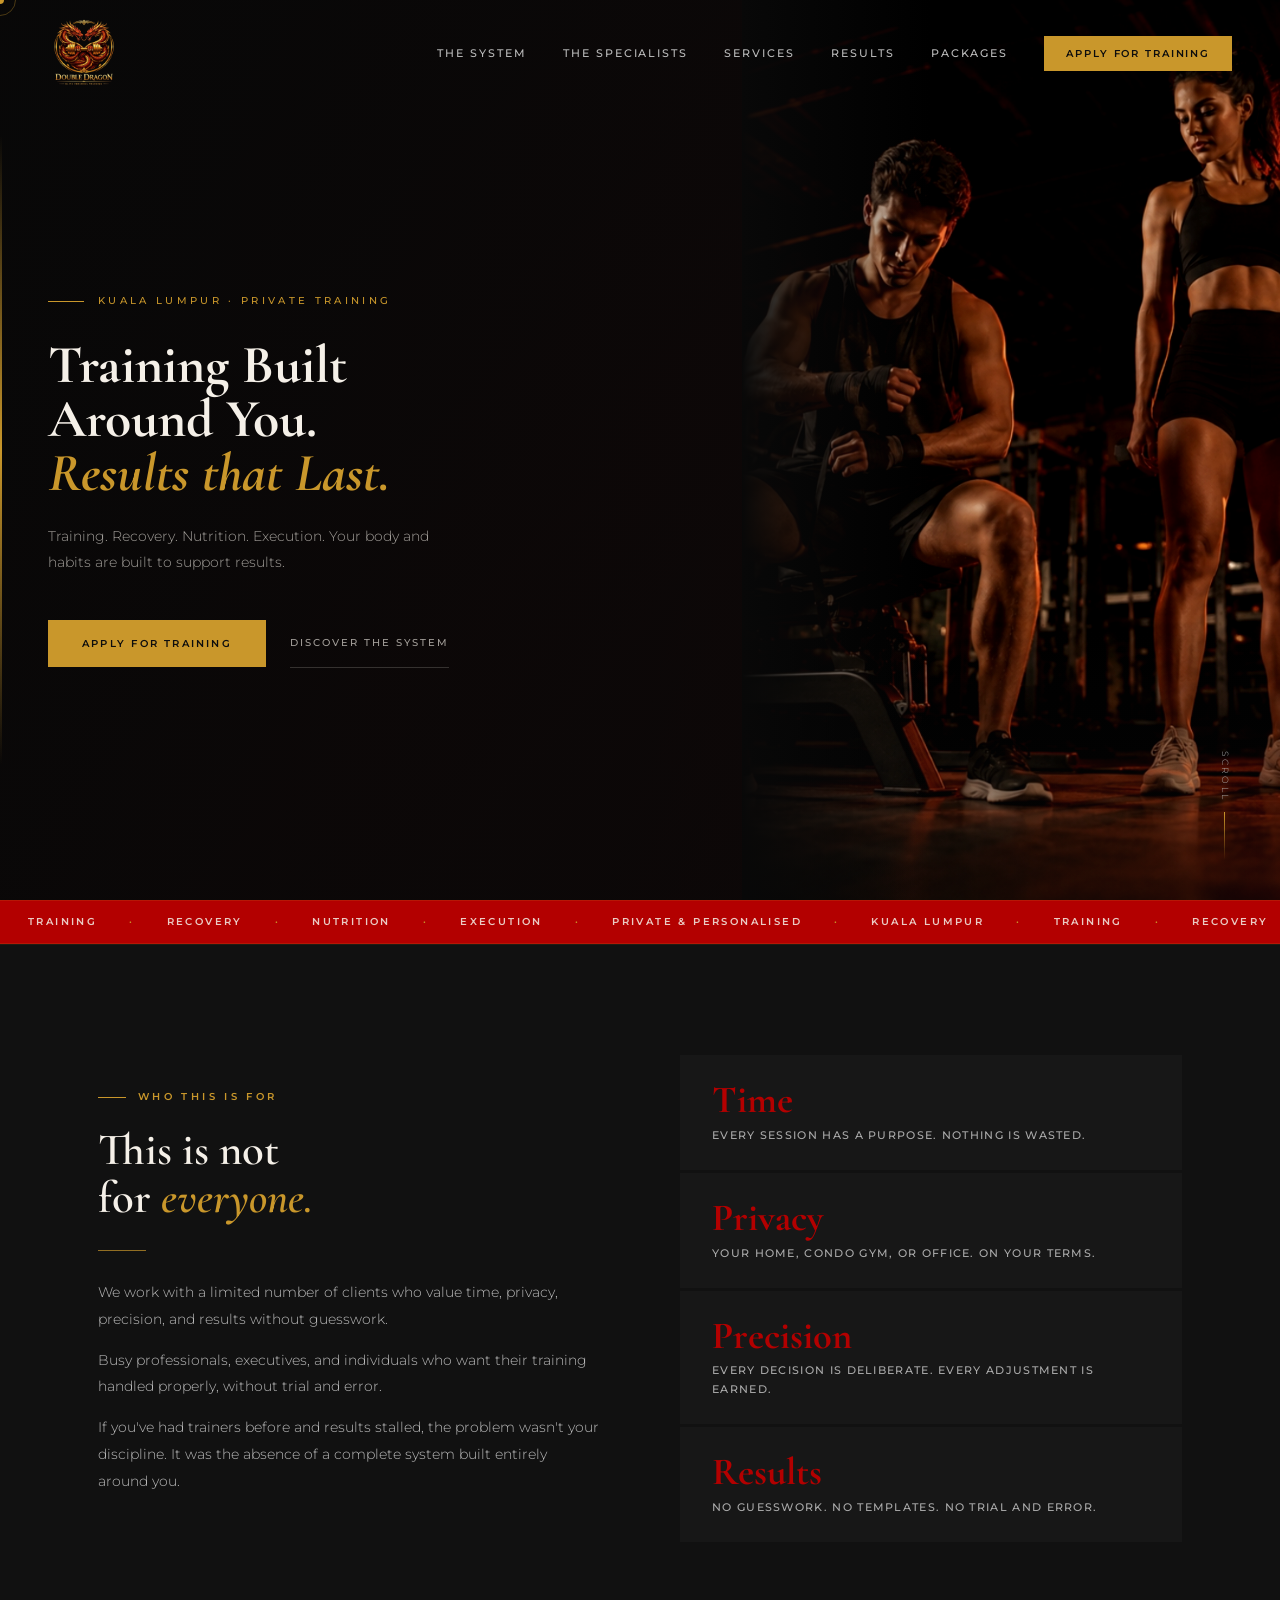
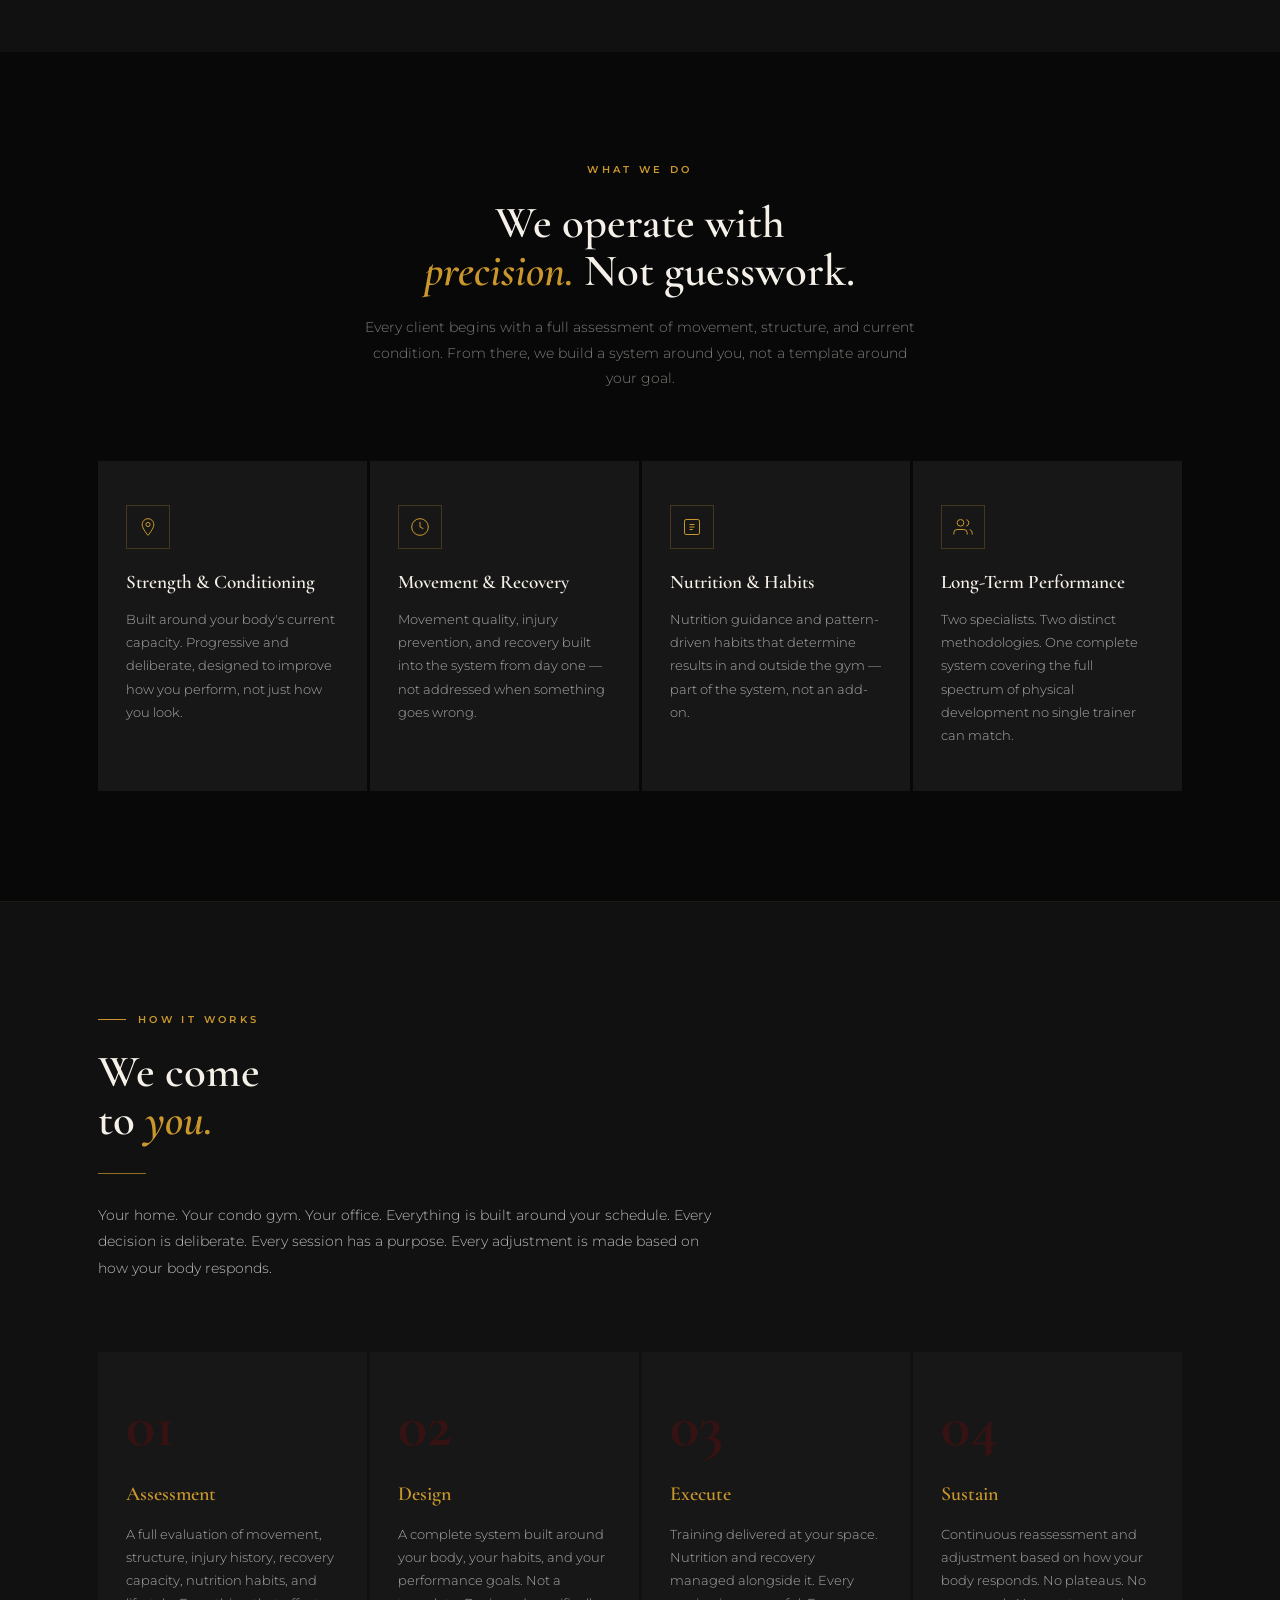
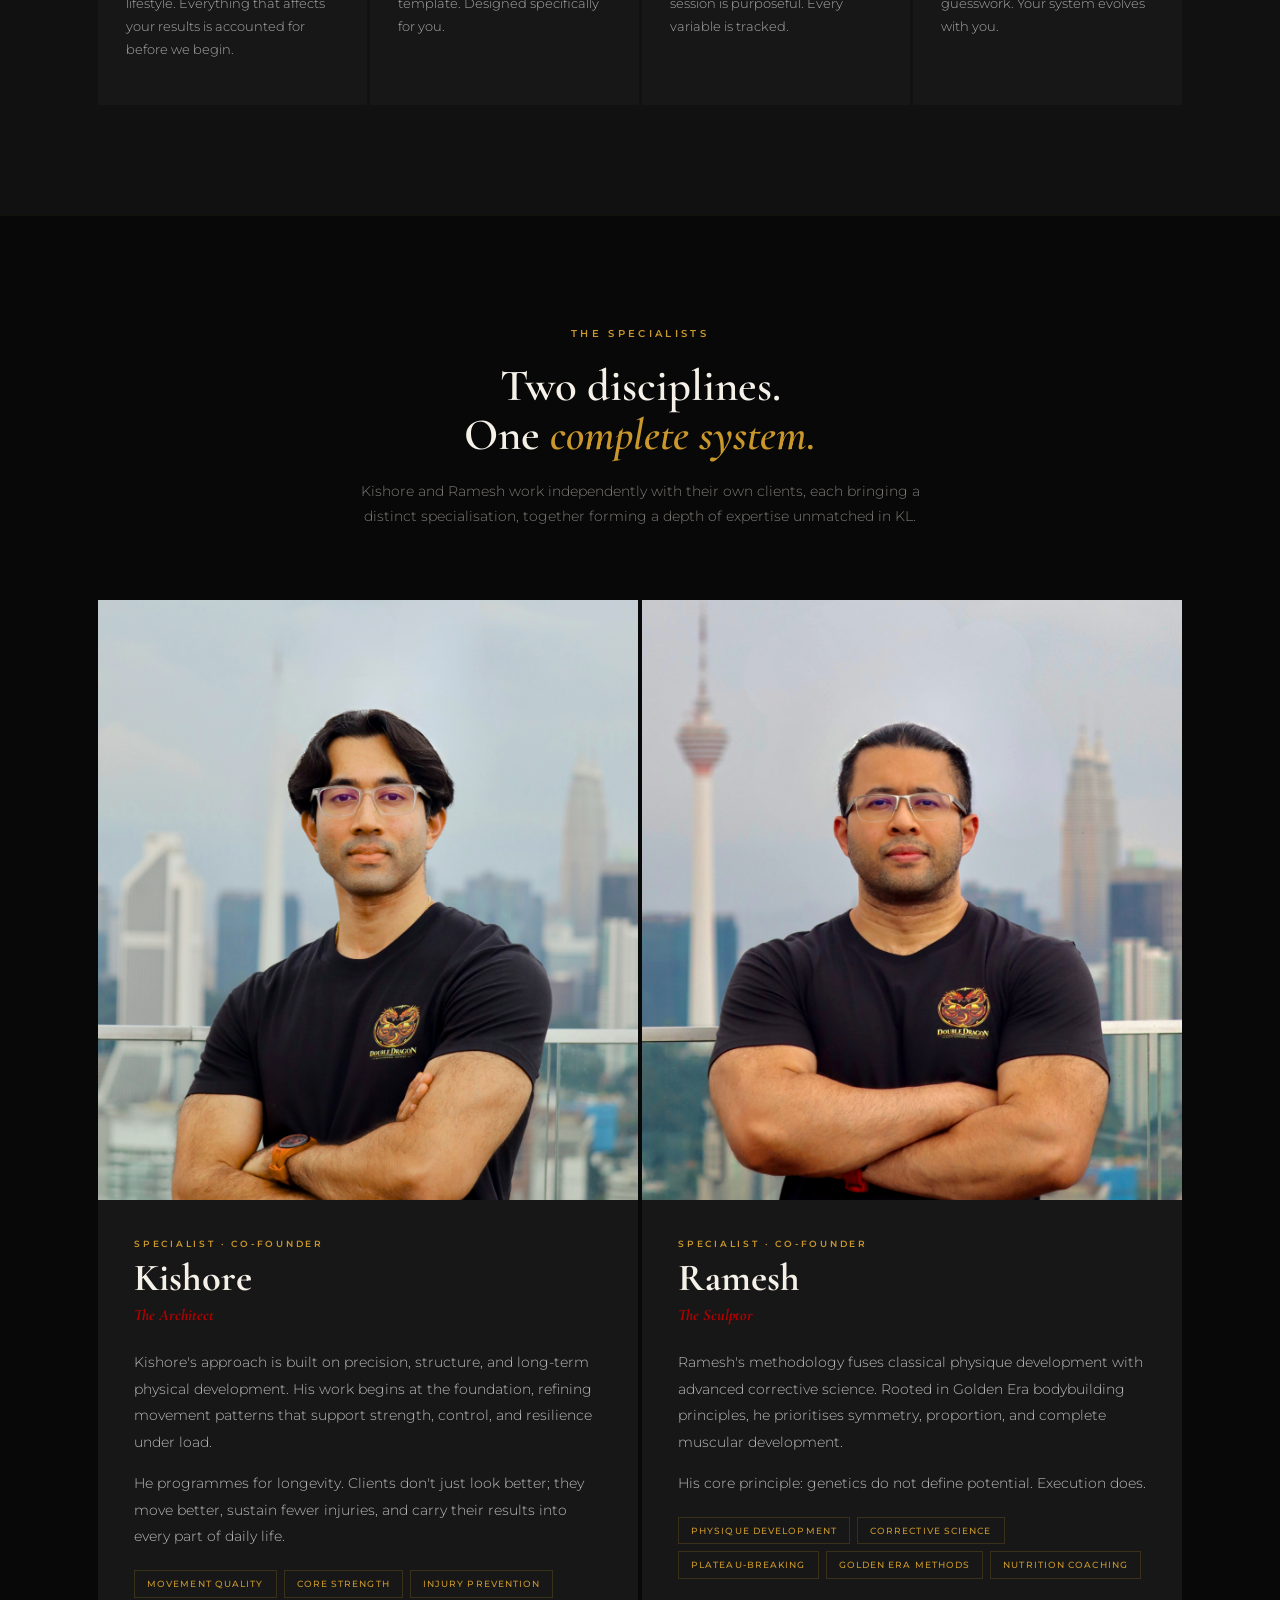
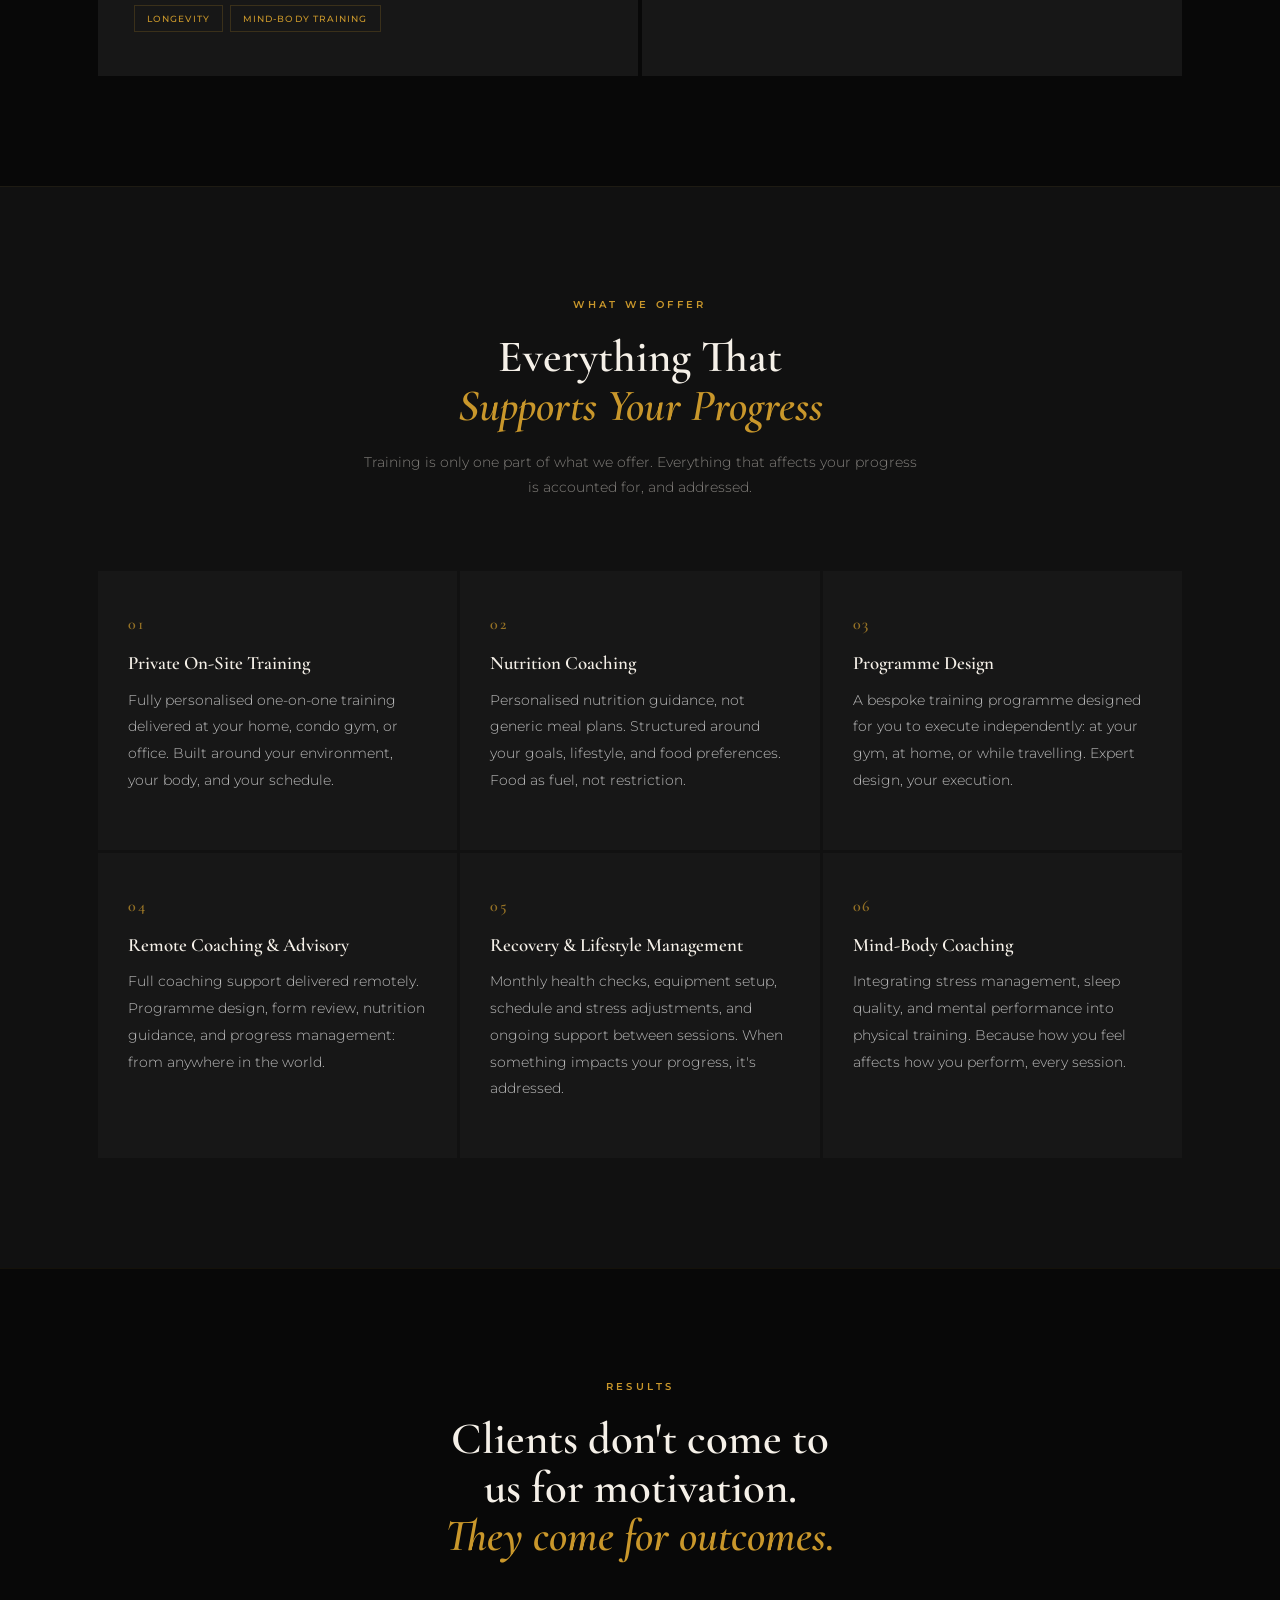
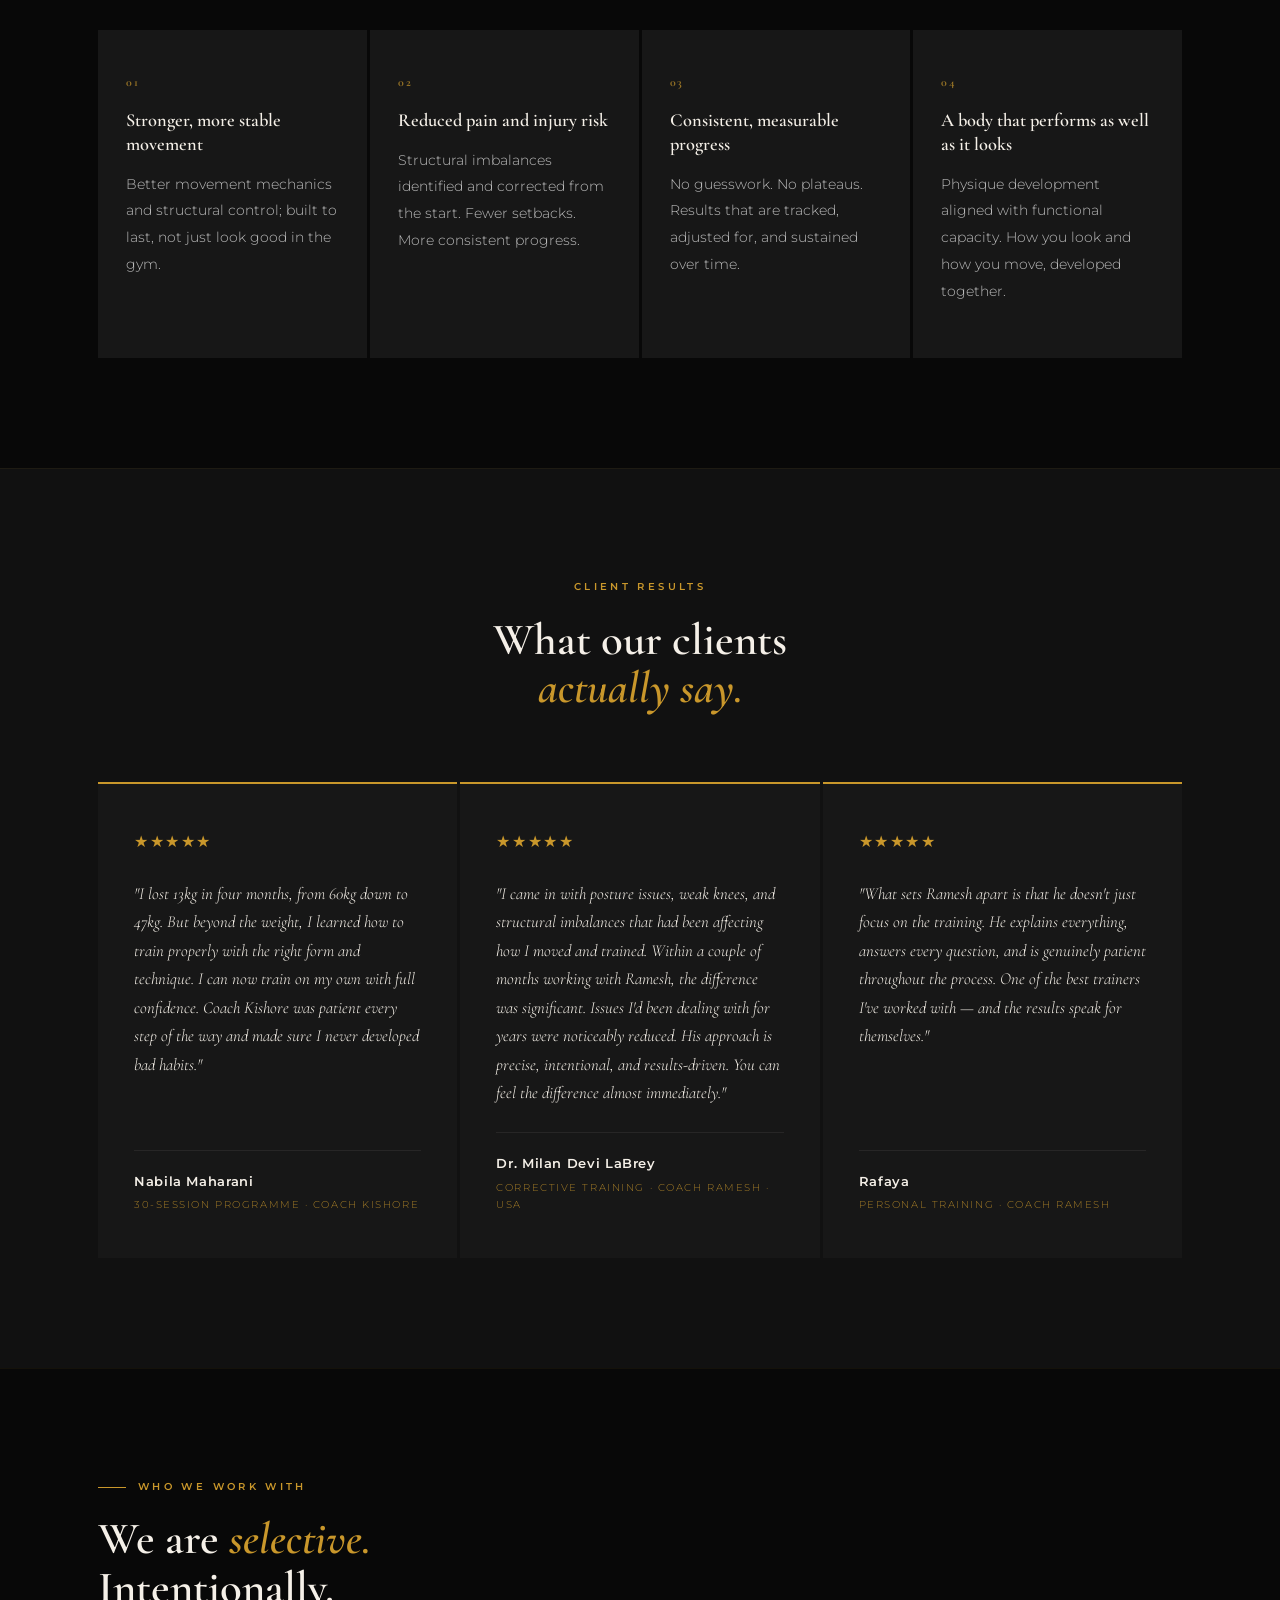
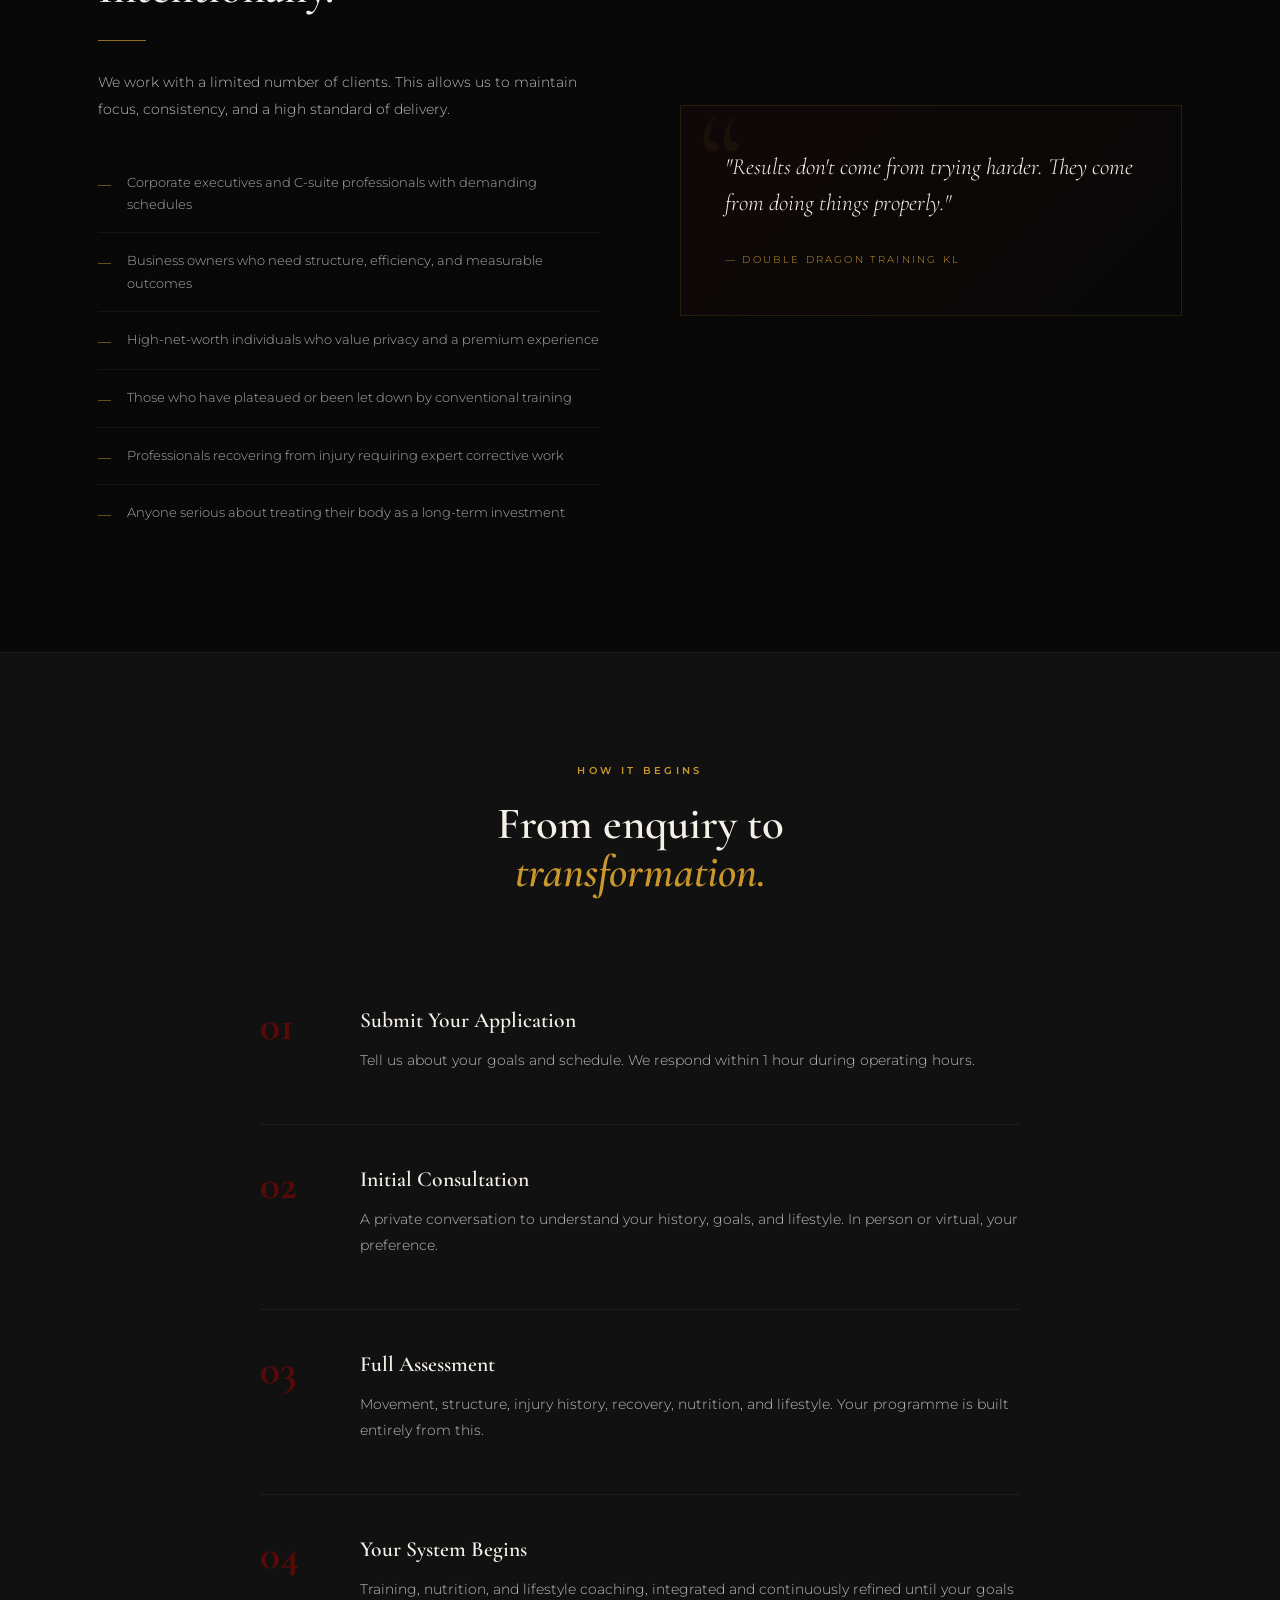
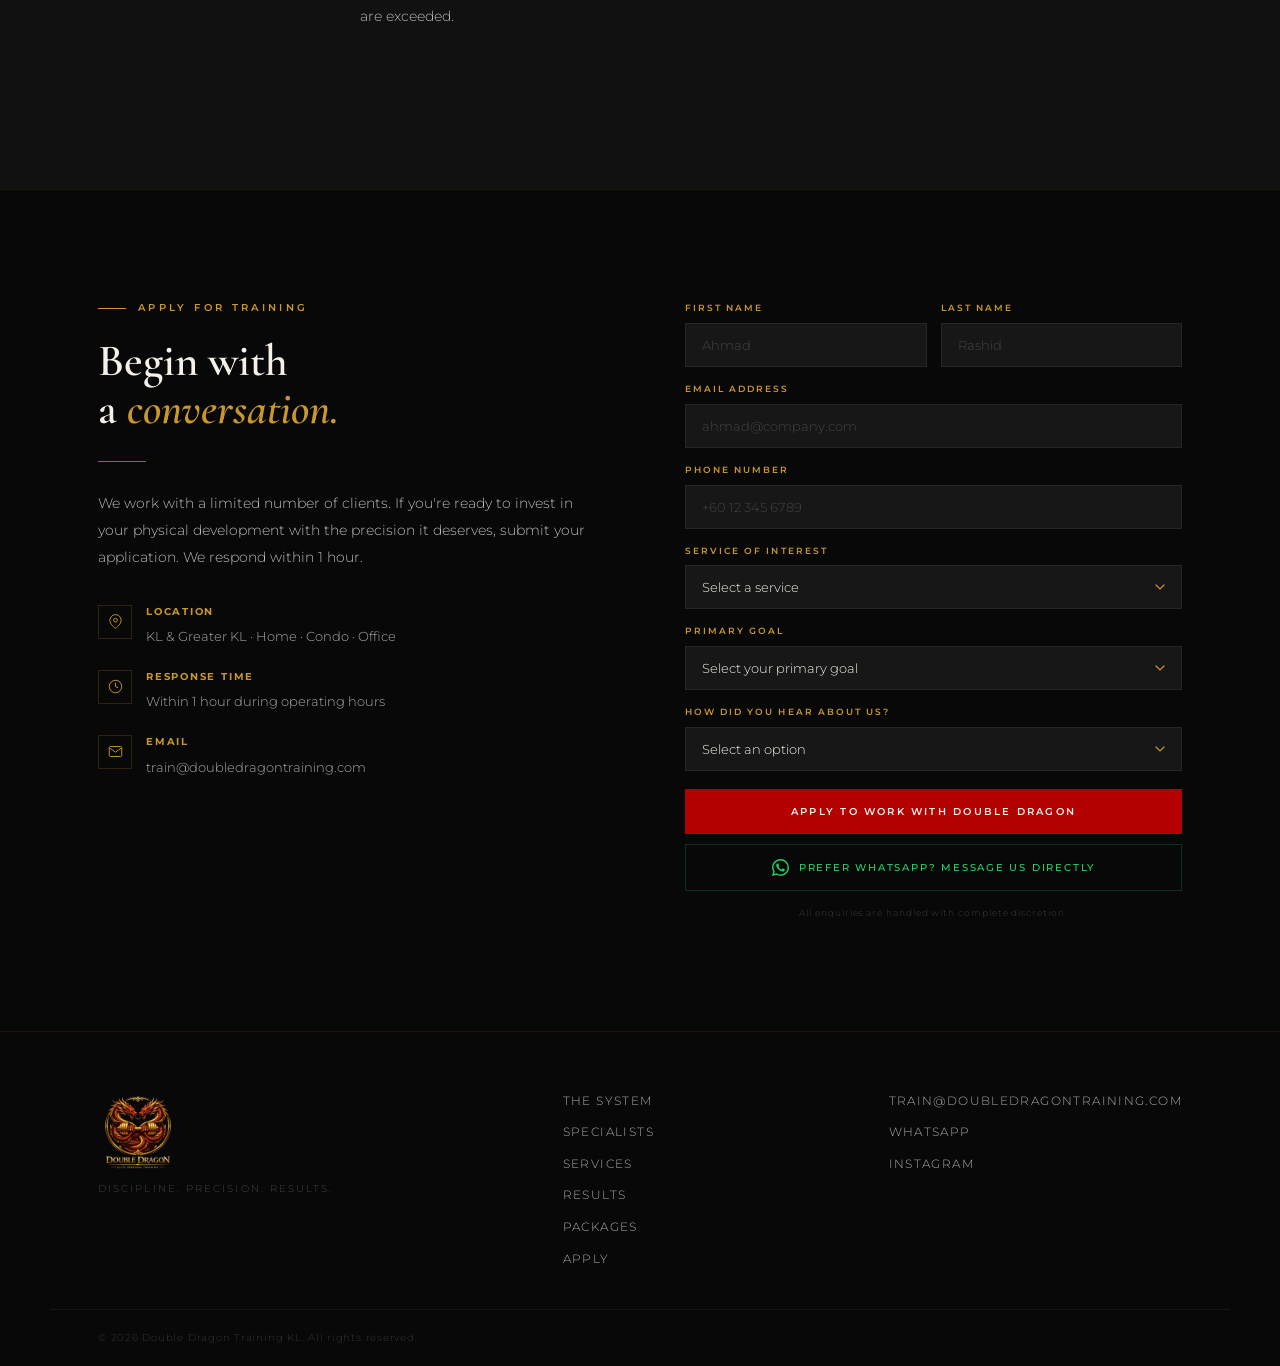
<file: index.html>
<!DOCTYPE html>
<html lang="en">
<head>
  <meta charset="UTF-8" />
  <meta name="viewport" content="width=device-width, initial-scale=1.0" />

  <!-- Primary Meta -->
  <title>Double Dragon Training KL | Elite Private Personal Training in Kuala Lumpur</title>
  <meta name="description" content="Double Dragon Training KL offers elite private personal training for executives and professionals in Kuala Lumpur. Home, condo gym, and office delivery. Nutrition coaching, programme design, and mind-body coaching. Apply today." />
  <meta name="keywords" content="private personal trainer KL, personal trainer Kuala Lumpur, home personal trainer KL, executive personal training Malaysia, private gym trainer KL, nutrition coaching KL, personal training Mont Kiara, personal training KLCC, personal training Bangsar, elite personal trainer Malaysia" />
  <meta name="author" content="Double Dragon Training KL" />
  <meta name="robots" content="index, follow, max-snippet:-1, max-image-preview:large, max-video-preview:-1" />
  <link rel="canonical" href="https://doubledragontraining.com/" />

  <!-- Open Graph / Facebook -->
  <meta property="og:type" content="website" />
  <meta property="og:url" content="https://doubledragontraining.com/" />
  <meta property="og:title" content="Double Dragon Training KL | Elite Private Personal Training in Kuala Lumpur" />
  <meta property="og:description" content="Private training, structured around your life. Delivered to your home, condo gym, or office. For executives and high-performers who demand results." />
  <meta property="og:image" content="https://doubledragontraining.com/assets/images/og-image.jpg" />
  <meta property="og:image:width" content="1200" />
  <meta property="og:image:height" content="630" />
  <meta property="og:site_name" content="Double Dragon Training KL" />
  <meta property="og:locale" content="en_MY" />

  <!-- Twitter Card -->
  <meta name="twitter:card" content="summary_large_image" />
  <meta name="twitter:url" content="https://doubledragontraining.com/" />
  <meta name="twitter:title" content="Double Dragon Training KL | Elite Private Personal Training" />
  <meta name="twitter:description" content="Private training, structured around your life. Delivered to your home, condo gym, or office. For executives who demand results." />
  <meta name="twitter:image" content="https://doubledragontraining.com/assets/images/og-image.jpg" />

  <!-- Geo tags (helps local SEO) -->
  <meta name="geo.region" content="MY-14" />
  <meta name="geo.placename" content="Kuala Lumpur" />
  <meta name="geo.position" content="3.1390;101.6869" />
  <meta name="ICBM" content="3.1390, 101.6869" />

  <!-- Schema Markup — Local Business -->
  <script type="application/ld+json">
  {
    "@context": "https://schema.org",
    "@type": "LocalBusiness",
    "@id": "https://doubledragontraining.com/",
    "name": "Double Dragon Training KL",
    "alternateName": "Double Dragon Elite Personal Training",
    "description": "Elite private personal training for executives and high-performers in Kuala Lumpur. Training, nutrition coaching, mind-body coaching, and programme design delivered to your home, condo gym, or office.",
    "url": "https://doubledragontraining.com/",
    "email": "train@doubledragontraining.com",
    "telephone": "+60-WA-LINK",
    "address": {
      "@type": "PostalAddress",
      "addressLocality": "Kuala Lumpur",
      "addressRegion": "Kuala Lumpur",
      "addressCountry": "MY"
    },
    "geo": {
      "@type": "GeoCoordinates",
      "latitude": 3.1390,
      "longitude": 101.6869
    },
    "areaServed": [
      "Kuala Lumpur",
      "Mont Kiara",
      "KLCC",
      "Bangsar",
      "Damansara",
      "Hartamas",
      "Petaling Jaya"
    ],
    "serviceType": [
      "Private Personal Training",
      "Nutrition Coaching",
      "Programme Design",
      "Remote Coaching",
      "Mind-Body Coaching",
      "Recovery and Lifestyle Management"
    ],
    "priceRange": "RM1250 - RM6200",
    "openingHoursSpecification": {
      "@type": "OpeningHoursSpecification",
      "dayOfWeek": ["Monday","Tuesday","Wednesday","Thursday","Friday","Saturday","Sunday"],
      "opens": "06:00",
      "closes": "21:00"
    },
    "sameAs": [
      "https://www.instagram.com/doubledragonkl"
    ],
    "founders": [
      {
        "@type": "Person",
        "name": "Kishore",
        "jobTitle": "Personal Training Specialist",
        "worksFor": { "@type": "Organization", "name": "Double Dragon Training KL" }
      },
      {
        "@type": "Person",
        "name": "Ramesh",
        "jobTitle": "Personal Training Specialist",
        "worksFor": { "@type": "Organization", "name": "Double Dragon Training KL" }
      }
    ]
  }
  </script>

  <!-- Schema Markup — Services -->
  <script type="application/ld+json">
  {
    "@context": "https://schema.org",
    "@type": "Service",
    "serviceType": "Personal Training",
    "provider": {
      "@type": "LocalBusiness",
      "name": "Double Dragon Training KL",
      "url": "https://doubledragontraining.com/"
    },
    "areaServed": {
      "@type": "City",
      "name": "Kuala Lumpur"
    },
    "description": "Private, fully personalised personal training delivered to your home, condo gym, or office in Kuala Lumpur. Includes nutrition coaching, mind-body coaching, and lifestyle management.",
    "offers": [
      {
        "@type": "Offer",
        "name": "Platinum Membership",
        "price": "6200",
        "priceCurrency": "MYR",
        "description": "20 private sessions, weekly assessments, 4 lifestyle coaching sessions, travel support, priority scheduling."
      },
      {
        "@type": "Offer",
        "name": "Gold Membership",
        "price": "4800",
        "priceCurrency": "MYR",
        "description": "15 private sessions, bi-weekly assessments, 2 lifestyle coaching sessions, priority scheduling."
      },
      {
        "@type": "Offer",
        "name": "Silver Membership",
        "price": "4400",
        "priceCurrency": "MYR",
        "description": "15 personalised sessions, intake assessment, 1 lifestyle coaching session."
      },
      {
        "@type": "Offer",
        "name": "Bronze Membership",
        "price": "3000",
        "priceCurrency": "MYR",
        "description": "12 personalised sessions, intake assessment, structured training support."
      },
      {
        "@type": "Offer",
        "name": "Lunchtime Express",
        "price": "1250",
        "priceCurrency": "MYR",
        "description": "10 private 30-minute sessions for busy professionals."
      },
      {
        "@type": "Offer",
        "name": "Lunchtime Express Plus",
        "price": "2500",
        "priceCurrency": "MYR",
        "description": "10 private 30-minute sessions with enhanced accountability and priority scheduling."
      }
    ]
  }
  </script>

  <!-- Schema Markup — FAQ -->
  <script type="application/ld+json">
  {
    "@context": "https://schema.org",
    "@type": "FAQPage",
    "mainEntity": [
      {
        "@type": "Question",
        "name": "Where does Double Dragon Training KL operate?",
        "acceptedAnswer": {
          "@type": "Answer",
          "text": "We deliver training directly to your home, condo gym, or office across Kuala Lumpur and Greater KL, including Mont Kiara, KLCC, Bangsar, Damansara, and Hartamas."
        }
      },
      {
        "@type": "Question",
        "name": "How do I start with Double Dragon Training KL?",
        "acceptedAnswer": {
          "@type": "Answer",
          "text": "Submit an application through our website. We respond within 1 hour during operating hours, then arrange an initial consultation before a comprehensive assessment and programme design."
        }
      },
      {
        "@type": "Question",
        "name": "What makes Double Dragon different from other personal trainers in KL?",
        "acceptedAnswer": {
          "@type": "Answer",
          "text": "We operate a fully integrated mind-body-nutrition coaching system. Every client receives a bespoke programme built around their movement, lifestyle, nutrition, and recovery — not a generic template. We work with a limited number of clients to maintain quality."
        }
      },
      {
        "@type": "Question",
        "name": "Do you offer remote or online personal training?",
        "acceptedAnswer": {
          "@type": "Answer",
          "text": "Yes. We offer remote coaching and advisory services including programme design, nutrition guidance, form review, and progress management — available from anywhere in the world."
        }
      }
    ]
  }
  </script>

  <!-- Favicon -->
  <link rel="icon" type="image/png" href="assets/images/logo.png" />
  <link rel="apple-touch-icon" href="assets/images/logo.png" />

  <!-- Fonts -->
  <link rel="preconnect" href="https://fonts.googleapis.com">
  <link rel="preconnect" href="https://fonts.gstatic.com" crossorigin>
  <link href="https://fonts.googleapis.com/css2?family=Cormorant+Garamond:ital,wght@0,400;0,600;0,700;1,400;1,600&family=Montserrat:wght@300;400;500;600&display=swap" rel="stylesheet">
  <link rel="stylesheet" href="css/style.css">
</head>
<body>

  <div class="cursor" id="cursor"></div>
  <div class="cursor-ring" id="cursorRing"></div>

  <!-- NAV -->
  <nav id="navbar">
    <a href="#hero" class="nav-logo">
      <img src="assets/images/logo.png" alt="Double Dragon Training KL" class="nav-logo-img">
    </a>
    <button class="nav-hamburger" id="navHamburger" aria-label="Open menu">
      <span></span><span></span><span></span>
    </button>
    <ul class="nav-links" id="navLinks">
      <li><a href="#system" class="nav-link">The System</a></li>
      <li><a href="#trainers" class="nav-link">The Specialists</a></li>
      <li><a href="#services" class="nav-link">Services</a></li>
      <li><a href="#results" class="nav-link">Results</a></li>
      <li><a href="pricing.html" class="nav-link">Packages</a></li>
      <li><a href="#apply" class="nav-cta">Apply for Training</a></li>
    </ul>
  </nav>

  <!-- HERO -->
  <section id="hero">
    <div class="hero-bg">
      <div class="hero-bg-placeholder"></div>
      <div class="hero-overlay"></div>
    </div>
    <div class="hero-content">
      <p class="hero-eyebrow"><span class="eyebrow-line"></span>Kuala Lumpur · Private Training</p>
      <h1 class="hero-title">Training Built<br>Around You.<br><em>Results that Last.</em></h1>
      <p class="hero-tagline">Training. Recovery. Nutrition. Execution. Your body and habits are built to support results.</p>
      <div class="hero-actions">
        <a href="#apply" class="btn-primary"><span>Apply for Training</span></a>
        <a href="#system" class="btn-ghost">Discover the System</a>
      </div>
    </div>
    <div class="hero-photo">
      <img src="assets/images/training.jpg" alt="Double Dragon Training" class="hero-photo-img">
      <div class="hero-photo-overlay"></div>
    </div>
    <div class="hero-scroll-hint">
      <span>Scroll</span>
      <div class="scroll-line"></div>
    </div>
  </section>

  <!-- MARQUEE -->
  <div class="marquee-bar" aria-hidden="true">
    <div class="marquee-track">
      <span>Training</span><span class="mdot">·</span>
      <span>Recovery</span><span class="mdot">·</span>
      <span>Nutrition</span><span class="mdot">·</span>
      <span>Execution</span><span class="mdot">·</span>
      <span>Private &amp; Personalised</span><span class="mdot">·</span>
      <span>Kuala Lumpur</span><span class="mdot">·</span>
      <span>Training</span><span class="mdot">·</span>
      <span>Recovery</span><span class="mdot">·</span>
      <span>Nutrition</span><span class="mdot">·</span>
      <span>Execution</span><span class="mdot">·</span>
      <span>Private &amp; Personalised</span><span class="mdot">·</span>
      <span>Kuala Lumpur</span><span class="mdot">·</span>
    </div>
  </div>

  <!-- WHO THIS IS FOR -->
  <section id="problem">
    <div class="inner">
      <div class="two-col">
        <div class="reveal">
          <p class="label">Who This Is For</p>
          <h2 class="heading">This is not<br>for <em>everyone.</em></h2>
          <div class="gold-line"></div>
          <p class="body-text">We work with a limited number of clients who value time, privacy, precision, and results without guesswork.</p>
          <p class="body-text">Busy professionals, executives, and individuals who want their training handled properly, without trial and error.</p>
          <p class="body-text">If you've had trainers before and results stalled, the problem wasn't your discipline. It was the absence of a complete system built entirely around you.</p>
        </div>
        <div class="stat-col reveal delay-2">
          <div class="stat-item">
            <div class="stat-num">Time</div>
            <div class="stat-lbl">Every session has a purpose. Nothing is wasted.</div>
          </div>
          <div class="stat-item">
            <div class="stat-num">Privacy</div>
            <div class="stat-lbl">Your home, condo gym, or office. On your terms.</div>
          </div>
          <div class="stat-item">
            <div class="stat-num">Precision</div>
            <div class="stat-lbl">Every decision is deliberate. Every adjustment is earned.</div>
          </div>
          <div class="stat-item">
            <div class="stat-num">Results</div>
            <div class="stat-lbl">No guesswork. No templates. No trial and error.</div>
          </div>
        </div>
      </div>
    </div>
  </section>

  <!-- WHAT WE DO -->
  <section id="difference">
    <div class="inner">
      <div class="center-header reveal">
        <p class="label">What We Do</p>
        <h2 class="heading">We operate with<br><em>precision.</em> Not guesswork.</h2>
        <p class="sub-text">Every client begins with a full assessment of movement, structure, and current condition. From there, we build a system around you, not a template around your goal.</p>
      </div>
      <div class="four-col">
        <div class="diff-card reveal delay-1">
          <div class="diff-icon">
            <svg viewBox="0 0 24 24" fill="none" stroke="currentColor" stroke-width="1.2"><path d="M12 2a7 7 0 0 1 7 7c0 5-7 13-7 13S5 14 5 9a7 7 0 0 1 7-7z"/><circle cx="12" cy="9" r="2.5"/></svg>
          </div>
          <h3>Strength &amp; Conditioning</h3>
          <p>Built around your body's current capacity. Progressive and deliberate, designed to improve how you perform, not just how you look.</p>
        </div>
        <div class="diff-card reveal delay-2">
          <div class="diff-icon">
            <svg viewBox="0 0 24 24" fill="none" stroke="currentColor" stroke-width="1.2"><circle cx="12" cy="12" r="10"/><path d="M12 6v6l4 2"/></svg>
          </div>
          <h3>Movement &amp; Recovery</h3>
          <p>Movement quality, injury prevention, and recovery built into the system from day one — not addressed when something goes wrong.</p>
        </div>
        <div class="diff-card reveal delay-3">
          <div class="diff-icon">
            <svg viewBox="0 0 24 24" fill="none" stroke="currentColor" stroke-width="1.2"><rect x="3" y="3" width="18" height="18" rx="2"/><path d="M9 9h6M9 12h6M9 15h4"/></svg>
          </div>
          <h3>Nutrition &amp; Habits</h3>
          <p>Nutrition guidance and pattern-driven habits that determine results in and outside the gym — part of the system, not an add-on.</p>
        </div>
        <div class="diff-card reveal delay-4">
          <div class="diff-icon">
            <svg viewBox="0 0 24 24" fill="none" stroke="currentColor" stroke-width="1.2"><path d="M17 21v-2a4 4 0 0 0-4-4H5a4 4 0 0 0-4 4v2"/><circle cx="9" cy="7" r="4"/><path d="M23 21v-2a4 4 0 0 0-3-3.87M16 3.13a4 4 0 0 1 0 7.75"/></svg>
          </div>
          <h3>Long-Term Performance</h3>
          <p>Two specialists. Two distinct methodologies. One complete system covering the full spectrum of physical development no single trainer can match.</p>
        </div>
      </div>
    </div>
  </section>

  <!-- THE SYSTEM -->
  <section id="system">
    <div class="inner">
      <div class="system-intro reveal">
        <p class="label">How It Works</p>
        <h2 class="heading">We come<br>to <em>you.</em></h2>
        <div class="gold-line"></div>
        <p class="body-text">Your home. Your condo gym. Your office. Everything is built around your schedule. Every decision is deliberate. Every session has a purpose. Every adjustment is made based on how your body responds.</p>
      </div>
      <div class="four-col">
        <div class="step-card reveal delay-1">
          <div class="step-num">01</div>
          <div class="step-title">Assessment</div>
          <p class="step-desc">A full evaluation of movement, structure, injury history, recovery capacity, nutrition habits, and lifestyle. Everything that affects your results is accounted for before we begin.</p>
        </div>
        <div class="step-card reveal delay-2">
          <div class="step-num">02</div>
          <div class="step-title">Design</div>
          <p class="step-desc">A complete system built around your body, your habits, and your performance goals. Not a template. Designed specifically for you.</p>
        </div>
        <div class="step-card reveal delay-3">
          <div class="step-num">03</div>
          <div class="step-title">Execute</div>
          <p class="step-desc">Training delivered at your space. Nutrition and recovery managed alongside it. Every session is purposeful. Every variable is tracked.</p>
        </div>
        <div class="step-card reveal delay-4">
          <div class="step-num">04</div>
          <div class="step-title">Sustain</div>
          <p class="step-desc">Continuous reassessment and adjustment based on how your body responds. No plateaus. No guesswork. Your system evolves with you.</p>
        </div>
      </div>
    </div>
  </section>

  <!-- TRAINERS -->
  <section id="trainers">
    <div class="inner">
      <div class="center-header reveal">
        <p class="label">The Specialists</p>
        <h2 class="heading">Two disciplines.<br>One <em>complete system.</em></h2>
        <p class="sub-text">Kishore and Ramesh work independently with their own clients, each bringing a distinct specialisation, together forming a depth of expertise unmatched in KL.</p>
      </div>
      <div class="trainers-grid">

        <div class="trainer-card reveal delay-1">
          <div class="trainer-photo">
            <img src="assets/images/kishore.png" alt="Kishore — The Architect">
          </div>
          <div class="trainer-info">
            <p class="trainer-role">Specialist · Co-Founder</p>
            <h3 class="trainer-name">Kishore</h3>
            <p class="trainer-title">The Architect</p>
            <p class="body-text">Kishore's approach is built on precision, structure, and long-term physical development. His work begins at the foundation, refining movement patterns that support strength, control, and resilience under load.</p>
            <p class="body-text">He programmes for longevity. Clients don't just look better; they move better, sustain fewer injuries, and carry their results into every part of daily life.</p>
            <div class="trainer-tags">
              <span class="tag">Movement Quality</span>
              <span class="tag">Core Strength</span>
              <span class="tag">Injury Prevention</span>
              <span class="tag">Longevity</span>
              <span class="tag">Mind-Body Training</span>
            </div>
          </div>
        </div>

        <div class="trainer-card reveal delay-2">
          <div class="trainer-photo">
            <img src="assets/images/ramesh.png" alt="Ramesh — The Sculptor">
          </div>
          <div class="trainer-info">
            <p class="trainer-role">Specialist · Co-Founder</p>
            <h3 class="trainer-name">Ramesh</h3>
            <p class="trainer-title">The Sculptor</p>
            <p class="body-text">Ramesh's methodology fuses classical physique development with advanced corrective science. Rooted in Golden Era bodybuilding principles, he prioritises symmetry, proportion, and complete muscular development.</p>
            <p class="body-text">His core principle: genetics do not define potential. Execution does.</p>
            <div class="trainer-tags">
              <span class="tag">Physique Development</span>
              <span class="tag">Corrective Science</span>
              <span class="tag">Plateau-Breaking</span>
              <span class="tag">Golden Era Methods</span>
              <span class="tag">Nutrition Coaching</span>
            </div>
          </div>
        </div>

      </div>
    </div>
  </section>

  <!-- SERVICES — merged with beyond training items -->
  <section id="services">
    <div class="inner">
      <div class="center-header reveal">
        <p class="label">What We Offer</p>
        <h2 class="heading">Everything That<br><em>Supports Your Progress</em></h2>
        <p class="sub-text">Training is only one part of what we offer. Everything that affects your progress is accounted for, and addressed.</p>
      </div>
      <div class="services-grid">
        <div class="svc-item reveal delay-1">
          <div class="svc-num">01</div>
          <h3 class="svc-title">Private On-Site Training</h3>
          <p class="body-text">Fully personalised one-on-one training delivered at your home, condo gym, or office. Built around your environment, your body, and your schedule.</p>
        </div>
        <div class="svc-item reveal delay-2">
          <div class="svc-num">02</div>
          <h3 class="svc-title">Nutrition Coaching</h3>
          <p class="body-text">Personalised nutrition guidance, not generic meal plans. Structured around your goals, lifestyle, and food preferences. Food as fuel, not restriction.</p>
        </div>
        <div class="svc-item reveal delay-3">
          <div class="svc-num">03</div>
          <h3 class="svc-title">Programme Design</h3>
          <p class="body-text">A bespoke training programme designed for you to execute independently: at your gym, at home, or while travelling. Expert design, your execution.</p>
        </div>
        <div class="svc-item reveal delay-1">
          <div class="svc-num">04</div>
          <h3 class="svc-title">Remote Coaching &amp; Advisory</h3>
          <p class="body-text">Full coaching support delivered remotely. Programme design, form review, nutrition guidance, and progress management: from anywhere in the world.</p>
        </div>
        <div class="svc-item reveal delay-2">
          <div class="svc-num">05</div>
          <h3 class="svc-title">Recovery &amp; Lifestyle Management</h3>
          <p class="body-text">Monthly health checks, equipment setup, schedule and stress adjustments, and ongoing support between sessions. When something impacts your progress, it's addressed.</p>
        </div>
        <div class="svc-item reveal delay-3">
          <div class="svc-num">06</div>
          <h3 class="svc-title">Mind-Body Coaching</h3>
          <p class="body-text">Integrating stress management, sleep quality, and mental performance into physical training. Because how you feel affects how you perform, every session.</p>
        </div>
      </div>
    </div>
  </section>

  <!-- RESULTS -->
  <section id="results">
    <div class="inner">
      <div class="center-header reveal">
        <p class="label">Results</p>
        <h2 class="heading">Clients don't come to<br>us for motivation.<br><em>They come for outcomes.</em></h2>
      </div>
      <div class="results-grid">
        <div class="result-item reveal delay-1">
          <div class="result-label">01</div>
          <h3>Stronger, more stable movement</h3>
          <p class="body-text">Better movement mechanics and structural control; built to last, not just look good in the gym.</p>
        </div>
        <div class="result-item reveal delay-2">
          <div class="result-label">02</div>
          <h3>Reduced pain and injury risk</h3>
          <p class="body-text">Structural imbalances identified and corrected from the start. Fewer setbacks. More consistent progress.</p>
        </div>
        <div class="result-item reveal delay-3">
          <div class="result-label">03</div>
          <h3>Consistent, measurable progress</h3>
          <p class="body-text">No guesswork. No plateaus. Results that are tracked, adjusted for, and sustained over time.</p>
        </div>
        <div class="result-item reveal delay-4">
          <div class="result-label">04</div>
          <h3>A body that performs as well as it looks</h3>
          <p class="body-text">Physique development aligned with functional capacity. How you look and how you move, developed together.</p>
        </div>
      </div>
    </div>
  </section>

  <!-- TESTIMONIALS -->
  <section id="testimonials">
    <div class="inner">
      <div class="center-header reveal">
        <p class="label">Client Results</p>
        <h2 class="heading">What our clients<br><em>actually say.</em></h2>
      </div>
      <div class="testi-grid">

        <div class="testi-card reveal delay-1">
          <div class="testi-stars">★★★★★</div>
          <blockquote class="testi-quote">"I lost 13kg in four months, from 60kg down to 47kg. But beyond the weight, I learned how to train properly with the right form and technique. I can now train on my own with full confidence. Coach Kishore was patient every step of the way and made sure I never developed bad habits."</blockquote>
          <div class="testi-author">
            <div class="testi-name">Nabila Maharani</div>
            <div class="testi-detail">30-session programme · Coach Kishore</div>
          </div>
        </div>

        <div class="testi-card reveal delay-2">
          <div class="testi-stars">★★★★★</div>
          <blockquote class="testi-quote">"I came in with posture issues, weak knees, and structural imbalances that had been affecting how I moved and trained. Within a couple of months working with Ramesh, the difference was significant. Issues I'd been dealing with for years were noticeably reduced. His approach is precise, intentional, and results-driven. You can feel the difference almost immediately."</blockquote>
          <div class="testi-author">
            <div class="testi-name">Dr. Milan Devi LaBrey</div>
            <div class="testi-detail">Corrective training · Coach Ramesh · USA</div>
          </div>
        </div>

        <div class="testi-card reveal delay-3">
          <div class="testi-stars">★★★★★</div>
          <blockquote class="testi-quote">"What sets Ramesh apart is that he doesn't just focus on the training. He explains everything, answers every question, and is genuinely patient throughout the process. One of the best trainers I've worked with — and the results speak for themselves."</blockquote>
          <div class="testi-author">
            <div class="testi-name">Rafaya</div>
            <div class="testi-detail">Personal training · Coach Ramesh</div>
          </div>
        </div>

      </div>
    </div>
  </section>

  <!-- WHO WE WORK WITH -->
  <section id="who">
    <div class="inner">
      <div class="two-col">
        <div class="reveal">
          <p class="label">Who We Work With</p>
          <h2 class="heading">We are <em>selective.</em><br>Intentionally.</h2>
          <div class="gold-line"></div>
          <p class="body-text">We work with a limited number of clients. This allows us to maintain focus, consistency, and a high standard of delivery.</p>
          <ul class="who-list">
            <li>Corporate executives and C-suite professionals with demanding schedules</li>
            <li>Business owners who need structure, efficiency, and measurable outcomes</li>
            <li>High-net-worth individuals who value privacy and a premium experience</li>
            <li>Those who have plateaued or been let down by conventional training</li>
            <li>Professionals recovering from injury requiring expert corrective work</li>
            <li>Anyone serious about treating their body as a long-term investment</li>
          </ul>
        </div>
        <div class="who-quote reveal delay-2">
          <blockquote>"Results don't come from trying harder. They come from doing things properly."</blockquote>
          <cite>— Double Dragon Training KL</cite>
        </div>
      </div>
    </div>
  </section>

  <!-- PROCESS -->
  <section id="process">
    <div class="inner">
      <div class="center-header reveal">
        <p class="label">How It Begins</p>
        <h2 class="heading">From enquiry to<br><em>transformation.</em></h2>
      </div>
      <div class="process-list">
        <div class="process-step reveal">
          <div class="process-num">01</div>
          <div class="process-content">
            <h3>Submit Your Application</h3>
            <p class="body-text">Tell us about your goals and schedule. We respond within 1 hour during operating hours.</p>
          </div>
        </div>
        <div class="process-step reveal delay-1">
          <div class="process-num">02</div>
          <div class="process-content">
            <h3>Initial Consultation</h3>
            <p class="body-text">A private conversation to understand your history, goals, and lifestyle. In person or virtual, your preference.</p>
          </div>
        </div>
        <div class="process-step reveal delay-2">
          <div class="process-num">03</div>
          <div class="process-content">
            <h3>Full Assessment</h3>
            <p class="body-text">Movement, structure, injury history, recovery, nutrition, and lifestyle. Your programme is built entirely from this.</p>
          </div>
        </div>
        <div class="process-step reveal delay-3">
          <div class="process-num">04</div>
          <div class="process-content">
            <h3>Your System Begins</h3>
            <p class="body-text">Training, nutrition, and lifestyle coaching, integrated and continuously refined until your goals are exceeded.</p>
          </div>
        </div>
      </div>
    </div>
  </section>

  <!-- APPLY -->
  <section id="apply">
    <div class="inner">
      <div class="apply-grid">

        <div class="apply-left reveal">
          <p class="label">Apply for Training</p>
          <h2 class="heading">Begin with<br>a <em>conversation.</em></h2>
          <div class="gold-line"></div>
          <p class="body-text">We work with a limited number of clients. If you're ready to invest in your physical development with the precision it deserves, submit your application. We respond within 1 hour.</p>
          <div class="apply-details">
            <div class="apply-detail">
              <div class="apply-icon">
                <svg viewBox="0 0 24 24" fill="none" stroke="currentColor" stroke-width="1.5"><path d="M21 10c0 7-9 13-9 13s-9-6-9-13a9 9 0 0 1 18 0z"/><circle cx="12" cy="10" r="3"/></svg>
              </div>
              <div>
                <strong>Location</strong>
                <span>KL &amp; Greater KL · Home · Condo · Office</span>
              </div>
            </div>
            <div class="apply-detail">
              <div class="apply-icon">
                <svg viewBox="0 0 24 24" fill="none" stroke="currentColor" stroke-width="1.5"><circle cx="12" cy="12" r="10"/><polyline points="12 6 12 12 16 14"/></svg>
              </div>
              <div>
                <strong>Response Time</strong>
                <span>Within 1 hour during operating hours</span>
              </div>
            </div>
            <div class="apply-detail">
              <div class="apply-icon">
                <svg viewBox="0 0 24 24" fill="none" stroke="currentColor" stroke-width="1.5"><path d="M4 4h16c1.1 0 2 .9 2 2v12c0 1.1-.9 2-2 2H4c-1.1 0-2-.9-2-2V6c0-1.1.9-2 2-2z"/><polyline points="22,6 12,13 2,6"/></svg>
              </div>
              <div>
                <strong>Email</strong>
                <!-- REPLACE with real email -->
                <span>train@doubledragontraining.com</span>
              </div>
            </div>
          </div>
        </div>

        <div class="apply-right reveal delay-2">
          <form id="applyForm" action="https://formspree.io/f/mzdoqjyd" method="POST">
            <div class="form-row">
              <div class="form-group">
                <label for="fname">First Name</label>
                <input type="text" id="fname" name="first_name" placeholder="Ahmad" required>
              </div>
              <div class="form-group">
                <label for="lname">Last Name</label>
                <input type="text" id="lname" name="last_name" placeholder="Rashid" required>
              </div>
            </div>
            <div class="form-group">
              <label for="femail">Email Address</label>
              <input type="email" id="femail" name="email" placeholder="ahmad@company.com" required>
            </div>
            <div class="form-group">
              <label for="fphone">Phone Number</label>
              <input type="tel" id="fphone" name="phone" placeholder="+60 12 345 6789">
            </div>
            <div class="form-group">
              <label for="fservice">Service of Interest</label>
              <select id="fservice" name="service" required>
                <option value="" disabled selected>Select a service</option>
                <option value="private">Private On-Site Training</option>
                <option value="nutrition">Nutrition Coaching</option>
                <option value="programme">Programme Design</option>
                <option value="remote">Remote Coaching &amp; Advisory</option>
                <option value="mindbody">Mind-Body Coaching</option>
                <option value="unsure">Not sure, I need a consultation</option>
              </select>
            </div>
            <div class="form-group">
              <label for="fgoal">Primary Goal</label>
              <select id="fgoal" name="goal" required>
                <option value="" disabled selected>Select your primary goal</option>
                <option value="strength">Build Strength &amp; Muscle</option>
                <option value="physique">Physique Development</option>
                <option value="weight">Weight Management</option>
                <option value="corrective">Corrective / Injury Recovery</option>
                <option value="performance">Athletic Performance</option>
                <option value="longevity">Longevity &amp; Overall Health</option>
                <option value="mindbody">Mind-Body Balance</option>
              </select>
            </div>
            <div class="form-group">
              <label for="fref">How did you hear about us?</label>
              <select id="fref" name="referral">
                <option value="" disabled selected>Select an option</option>
                <option value="instagram">Instagram</option>
                <option value="linkedin">LinkedIn</option>
                <option value="referral">Personal Referral</option>
                <option value="google">Google Search</option>
                <option value="other">Other</option>
              </select>
            </div>
            <button type="submit" id="submitBtn"><span id="submitText">Apply to Work with Double Dragon</span></button>
          </form>
          <!-- REPLACE number with real WhatsApp number -->
          <a href="https://wa.me/message/W3TP2S5G4AGQA1" class="wa-btn" target="_blank" rel="noopener noreferrer">
            <svg viewBox="0 0 24 24" xmlns="http://www.w3.org/2000/svg"><path d="M17.472 14.382c-.297-.149-1.758-.867-2.03-.967-.273-.099-.471-.148-.67.15-.197.297-.767.966-.94 1.164-.173.199-.347.223-.644.075-.297-.15-1.255-.463-2.39-1.475-.883-.788-1.48-1.761-1.653-2.059-.173-.297-.018-.458.13-.606.134-.133.298-.347.446-.52.149-.174.198-.298.298-.497.099-.198.05-.371-.025-.52-.075-.149-.669-1.612-.916-2.207-.242-.579-.487-.5-.669-.51-.173-.008-.371-.01-.57-.01-.198 0-.52.074-.792.372-.272.297-1.04 1.016-1.04 2.479 0 1.462 1.065 2.875 1.213 3.074.149.198 2.096 3.2 5.077 4.487.709.306 1.262.489 1.694.625.712.227 1.36.195 1.871.118.571-.085 1.758-.719 2.006-1.413.248-.694.248-1.289.173-1.413-.074-.124-.272-.198-.57-.347m-5.421 7.403h-.004a9.87 9.87 0 0 1-5.031-1.378l-.361-.214-3.741.982.998-3.648-.235-.374a9.86 9.86 0 0 1-1.51-5.26c.001-5.45 4.436-9.884 9.888-9.884 2.64 0 5.122 1.03 6.988 2.898a9.825 9.825 0 0 1 2.893 6.994c-.003 5.45-4.437 9.884-9.885 9.884m8.413-18.297A11.815 11.815 0 0 0 12.05 0C5.495 0 .16 5.335.157 11.892c0 2.096.547 4.142 1.588 5.945L.057 24l6.305-1.654a11.882 11.882 0 0 0 5.683 1.448h.005c6.554 0 11.89-5.335 11.893-11.893a11.821 11.821 0 0 0-3.48-8.413Z"/></svg>
            Prefer WhatsApp? Message us directly
          </a>
          <p class="form-note">All enquiries are handled with complete discretion.</p>
        </div>

      </div>
    </div>
  </section>

  <!-- FOOTER -->
  <footer>
    <div class="footer-inner">
      <div class="footer-brand">
        <img src="assets/images/logo.png" alt="Double Dragon Training KL" class="footer-logo">
        <p class="footer-tagline">Discipline. Precision. Results.</p>
      </div>
      <nav class="footer-nav">
        <a href="#system">The System</a>
        <a href="#trainers">Specialists</a>
        <a href="#services">Services</a>
        <a href="#results">Results</a>
        <a href="pricing.html">Packages</a>
        <a href="#apply">Apply</a>
      </nav>
      <div class="footer-contact">
        <!-- REPLACE with real details -->
        <a href="mailto:train@doubledragontraining.com">train@doubledragontraining.com</a>
        <a href="https://wa.me/message/W3TP2S5G4AGQA1" target="_blank">WhatsApp</a>
        <a href="https://instagram.com/doubledragonkl" target="_blank">Instagram</a>
      </div>
    </div>
    <div class="footer-bottom">
      <p>&copy; 2026 Double Dragon Training KL. All rights reserved.</p>
    </div>
  </footer>

  <script src="js/main.js"></script>
</body>
</html>
</file>
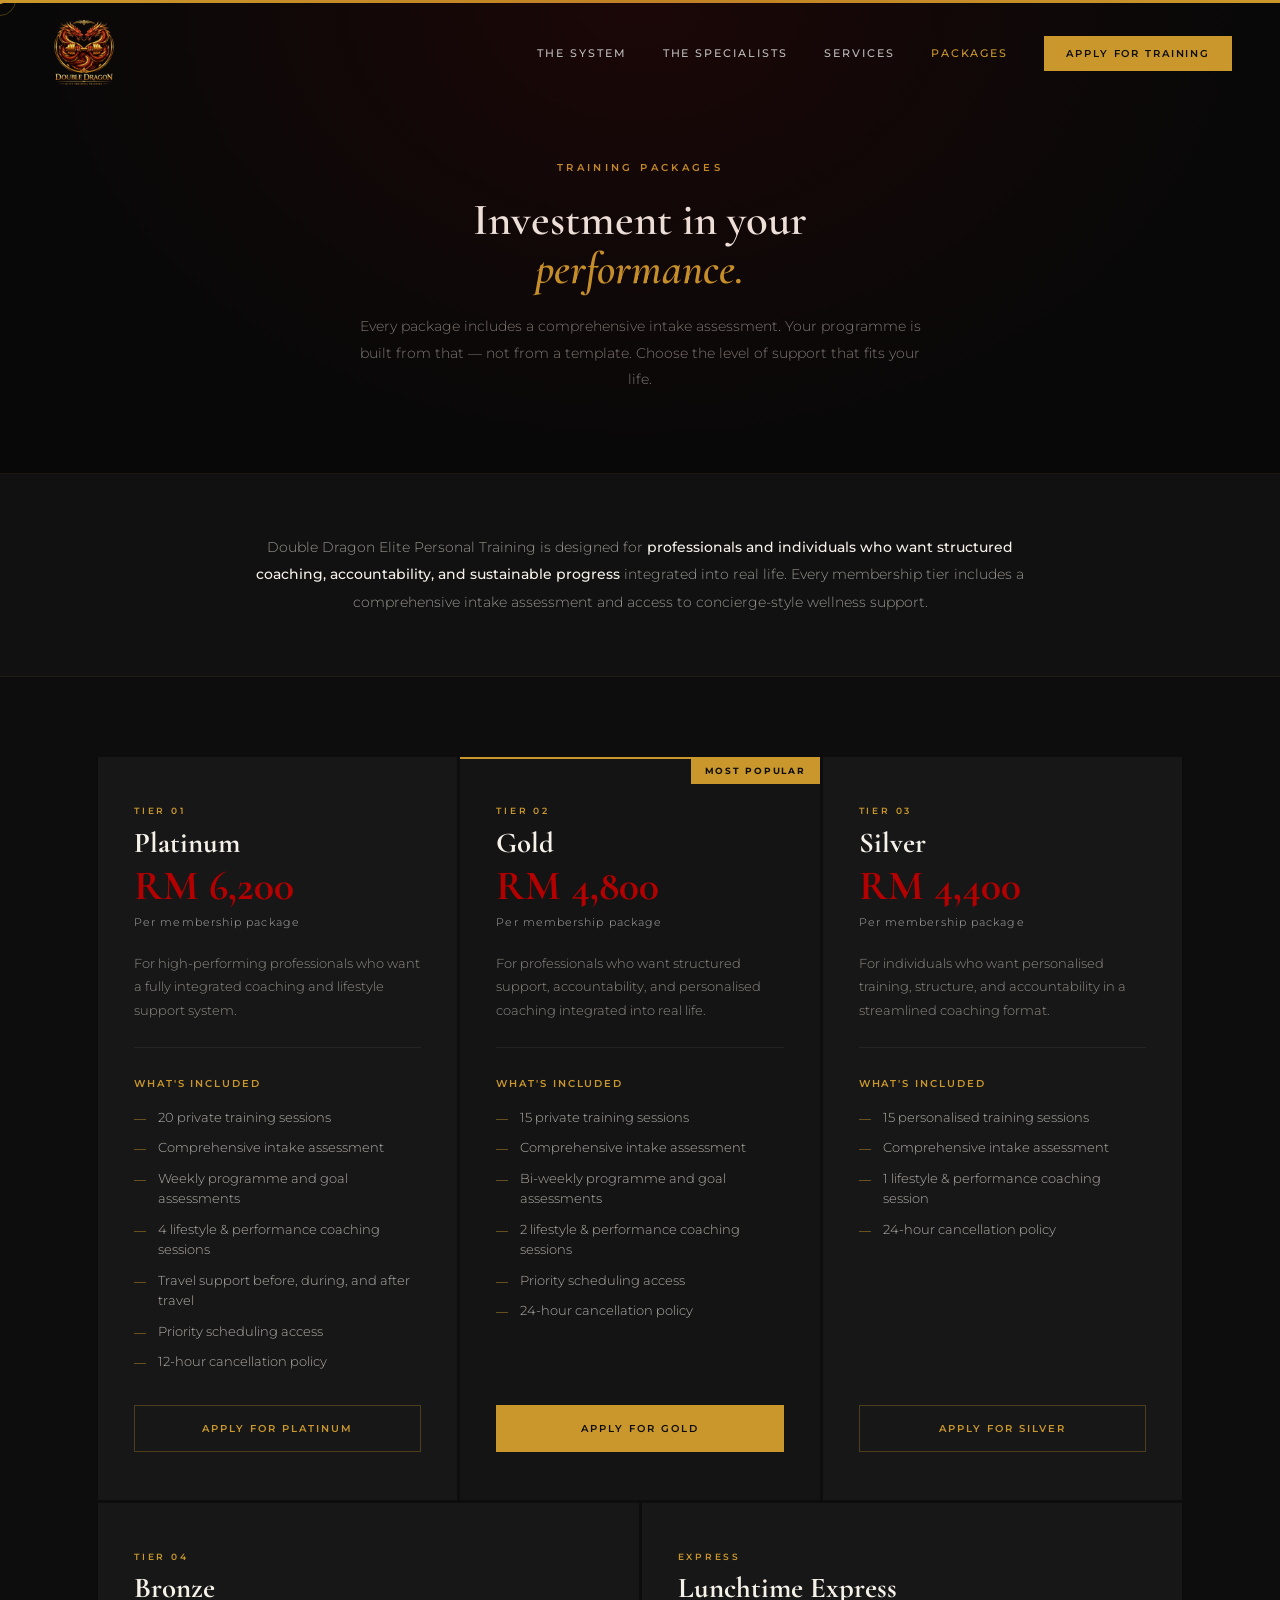
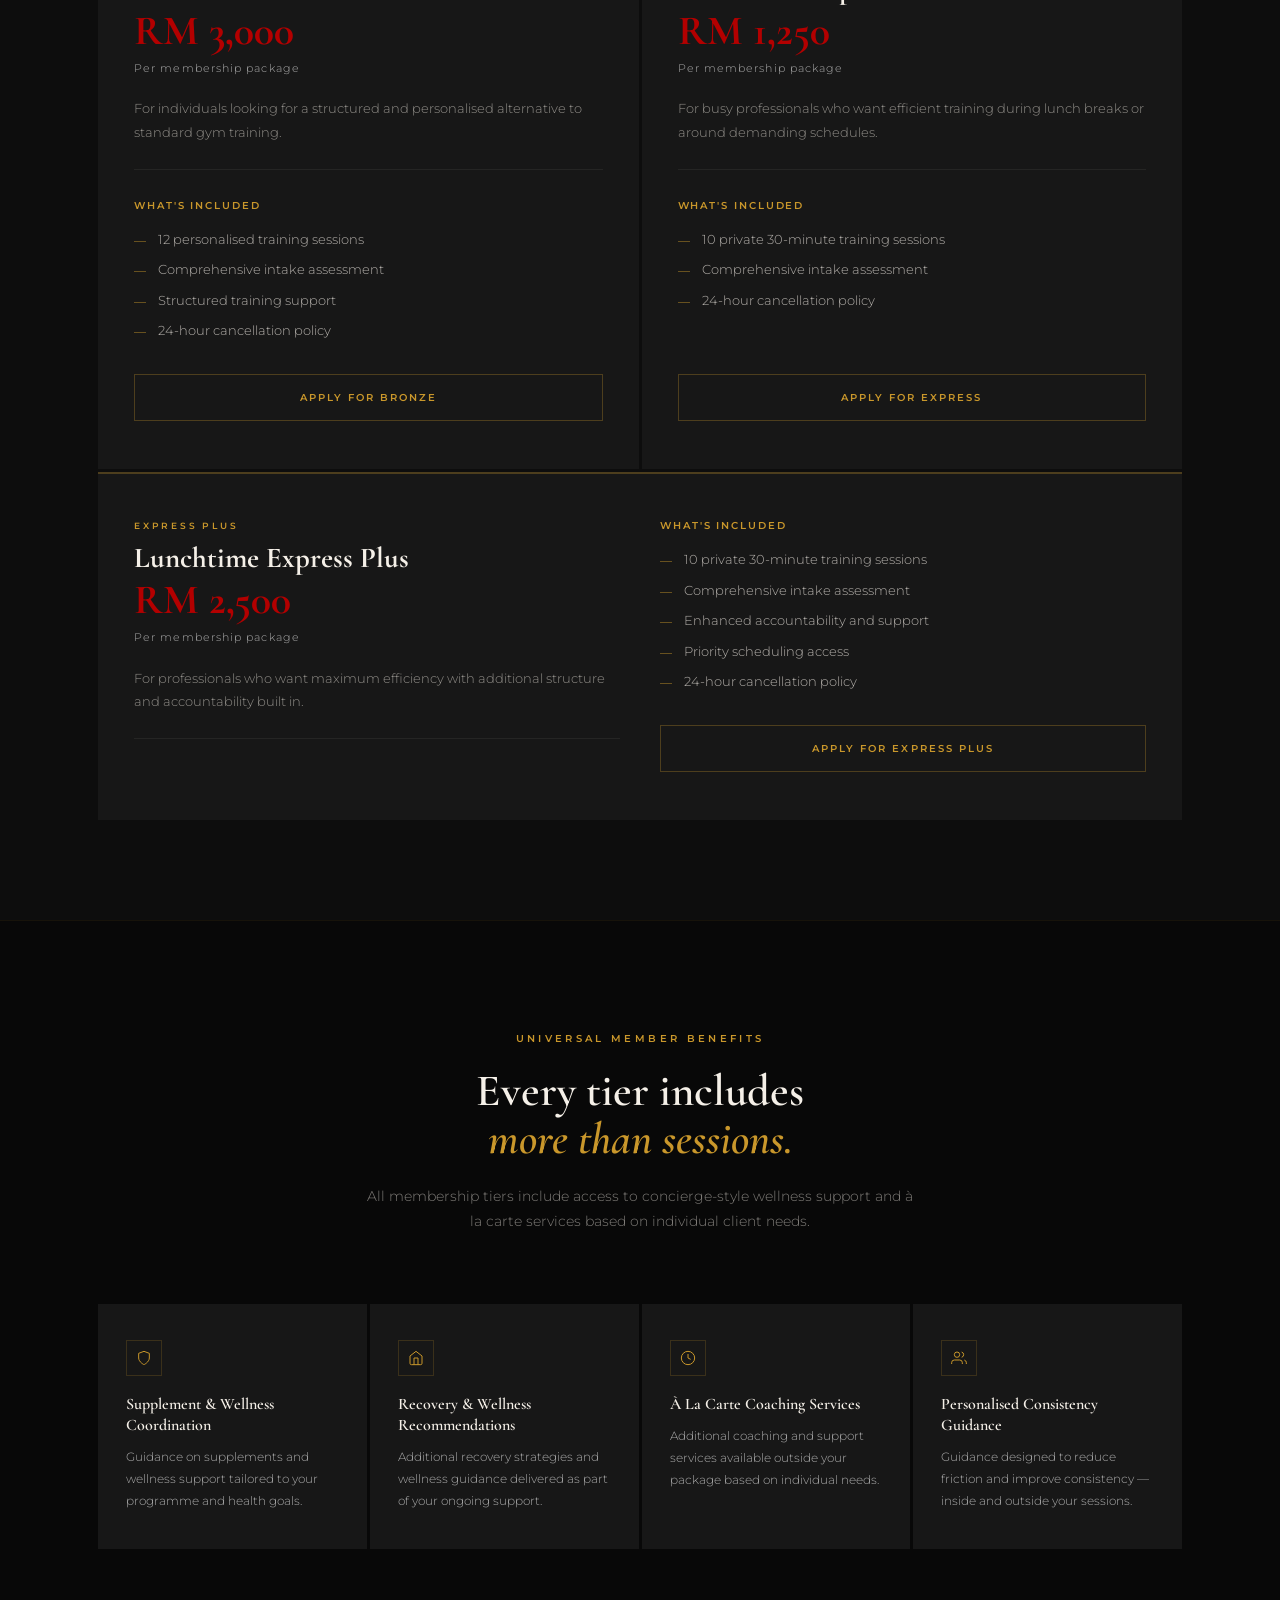
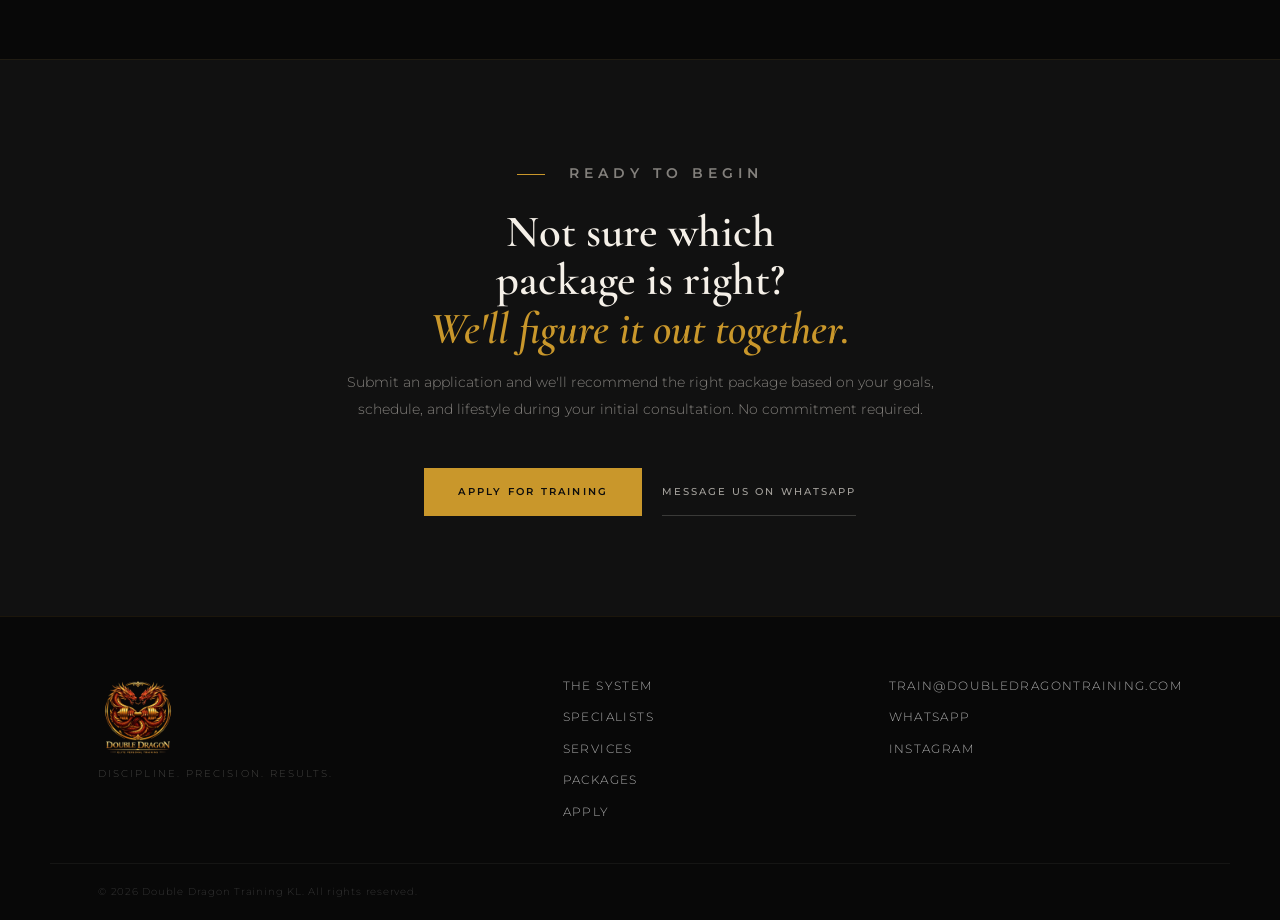
<file: pricing.html>
<!DOCTYPE html>
<html lang="en">
<head>
  <meta charset="UTF-8" />
  <meta name="viewport" content="width=device-width, initial-scale=1.0" />
  <meta name="description" content="Double Dragon Training KL — Training packages designed for professionals who want structured, personalised coaching that delivers real results." />
  <title>Training Packages & Pricing — Double Dragon Training KL</title>
  <meta name="description" content="View Double Dragon Training KL's membership packages — from Platinum to Bronze and Lunchtime Express. Private personal training in Kuala Lumpur from RM1,250. Apply today." />
  <meta name="robots" content="index, follow" />
  <link rel="canonical" href="https://doubledragontraining.com/pricing.html" />

  <!-- Open Graph -->
  <meta property="og:type" content="website" />
  <meta property="og:url" content="https://doubledragontraining.com/pricing.html" />
  <meta property="og:title" content="Training Packages — Double Dragon Training KL" />
  <meta property="og:description" content="Private personal training packages for executives in KL. From RM1,250. Fully personalised — delivered to your home, condo gym, or office." />
  <meta property="og:image" content="https://doubledragontraining.com/assets/images/og-image.jpg" />
  <meta property="og:site_name" content="Double Dragon Training KL" />

  <!-- Schema — Pricing page breadcrumb -->
  <script type="application/ld+json">
  {
    "@context": "https://schema.org",
    "@type": "BreadcrumbList",
    "itemListElement": [
      {
        "@type": "ListItem",
        "position": 1,
        "name": "Home",
        "item": "https://doubledragontraining.com/"
      },
      {
        "@type": "ListItem",
        "position": 2,
        "name": "Training Packages",
        "item": "https://doubledragontraining.com/pricing.html"
      }
    ]
  }
  </script>

  <link rel="icon" type="image/png" href="assets/images/logo.png" />
  <link rel="preconnect" href="https://fonts.googleapis.com">
  <link rel="preconnect" href="https://fonts.gstatic.com" crossorigin>
  <link href="https://fonts.googleapis.com/css2?family=Cormorant+Garamond:ital,wght@0,400;0,600;0,700;1,400;1,600&family=Montserrat:wght@300;400;500;600&display=swap" rel="stylesheet">
  <link rel="stylesheet" href="css/style.css">
  <style>
    /* ── PRICING PAGE SPECIFIC STYLES ── */

    .pricing-hero {
      position: relative;
      padding: 160px 48px 80px;
      background: var(--black);
      text-align: center;
      border-bottom: 1px solid rgba(201,151,43,.1);
      overflow: hidden;
    }
    .pricing-hero::before {
      content: '';
      position: absolute;
      top: 0; left: 0; right: 0;
      height: 3px;
      background: var(--gold);
    }
    .pricing-hero::after {
      content: '';
      position: absolute;
      inset: 0;
      background: radial-gradient(ellipse at 50% 0%, rgba(139,0,0,.15) 0%, transparent 70%);
      pointer-events: none;
    }
    .pricing-hero .label { justify-content: center; }
    .pricing-hero .label::before { display: none; }
    .pricing-hero .heading { max-width: 700px; margin: 0 auto 20px; }
    .pricing-hero-sub {
      font-size: .9rem;
      color: rgba(245,240,232,.5);
      max-width: 580px;
      margin: 0 auto 0;
      line-height: 1.85;
    }

    /* STANDARD INTRO */
    .standard-intro {
      background: var(--dark2);
      border-bottom: 1px solid rgba(201,151,43,.08);
    }
    .standard-intro .inner { padding: 60px 48px; }
    .standard-inner {
      max-width: 800px;
      margin: 0 auto;
      text-align: center;
    }
    .standard-inner p {
      font-size: .9rem;
      color: rgba(245,240,232,.6);
      line-height: 1.9;
    }
    .standard-inner p strong {
      color: var(--cream);
      font-weight: 500;
    }

    /* PACKAGES GRID */
    .packages-section { background: var(--dark); }
    .packages-section .inner { padding: 80px 48px 100px; }

    .packages-grid {
      display: grid;
      grid-template-columns: repeat(3, 1fr);
      gap: 3px;
      margin-bottom: 3px;
    }
    .packages-row-2 {
      display: grid;
      grid-template-columns: repeat(3, 1fr);
      gap: 3px;
    }

    .pkg-card {
      background: var(--dark3);
      padding: 44px 36px 48px;
      display: flex;
      flex-direction: column;
      position: relative;
      border-top: 2px solid transparent;
      transition: border-color .3s, background .3s;
    }
    .pkg-card:hover { border-top-color: var(--gold); background: #141414; }
    .pkg-card.featured {
      border-top-color: var(--gold);
      background: #141414;
    }
    .pkg-card.featured::before {
      content: 'MOST POPULAR';
      position: absolute;
      top: 0; right: 0;
      background: var(--gold);
      color: var(--dark);
      font-size: .55rem;
      font-weight: 700;
      letter-spacing: .2em;
      padding: 5px 14px;
    }

    .pkg-tier {
      font-size: .58rem;
      font-weight: 600;
      letter-spacing: .3em;
      text-transform: uppercase;
      color: var(--gold);
      margin-bottom: 10px;
    }
    .pkg-name {
      font-family: var(--serif);
      font-size: 1.8rem;
      font-weight: 700;
      color: var(--cream);
      line-height: 1;
      margin-bottom: 8px;
    }
    .pkg-price {
      font-family: var(--serif);
      font-size: 2.6rem;
      font-weight: 700;
      color: var(--red);
      line-height: 1;
      margin-bottom: 6px;
    }
    .pkg-price-note {
      font-size: .68rem;
      color: var(--grey);
      letter-spacing: .1em;
      margin-bottom: 20px;
    }
    .pkg-desc {
      font-size: .82rem;
      color: rgba(245,240,232,.55);
      line-height: 1.8;
      margin-bottom: 28px;
      padding-bottom: 24px;
      border-bottom: 1px solid rgba(245,240,232,.06);
    }
    .pkg-includes {
      font-size: .6rem;
      font-weight: 600;
      letter-spacing: .2em;
      text-transform: uppercase;
      color: var(--gold);
      margin-bottom: 16px;
    }
    .pkg-features {
      list-style: none;
      display: flex;
      flex-direction: column;
      gap: 10px;
      flex: 1;
      margin-bottom: 32px;
    }
    .pkg-features li {
      display: flex;
      align-items: flex-start;
      gap: 12px;
      font-size: .8rem;
      color: rgba(245,240,232,.7);
      line-height: 1.6;
    }
    .pkg-features li::before {
      content: '—';
      color: var(--gold);
      flex-shrink: 0;
      font-size: .75rem;
      margin-top: 1px;
    }
    .pkg-cta {
      display: block;
      text-align: center;
      padding: 14px;
      background: transparent;
      border: 1px solid rgba(201,151,43,.3);
      color: var(--gold);
      font-size: .63rem;
      font-weight: 600;
      letter-spacing: .2em;
      text-transform: uppercase;
      text-decoration: none;
      transition: background .3s, border-color .3s, color .3s;
      margin-top: auto;
    }
    .pkg-cta:hover {
      background: var(--gold);
      border-color: var(--gold);
      color: var(--dark);
    }
    .pkg-card.featured .pkg-cta {
      background: var(--gold);
      border-color: var(--gold);
      color: var(--dark);
    }
    .pkg-card.featured .pkg-cta:hover {
      background: var(--gold-lt);
    }

    /* LUNCHTIME row — 2 cards centered */
    .packages-lunch {
      display: grid;
      grid-template-columns: repeat(2, 1fr);
      gap: 3px;
      margin-top: 3px;
    }

    /* UNIVERSAL BENEFITS */
    .benefits-section {
      background: var(--black);
      border-top: 1px solid rgba(201,151,43,.08);
    }
    .benefits-grid {
      display: grid;
      grid-template-columns: repeat(4, 1fr);
      gap: 3px;
      margin-top: 60px;
    }
    .benefit-item {
      padding: 36px 28px;
      background: var(--dark3);
      border-bottom: 2px solid transparent;
      transition: border-color .3s, background .3s;
    }
    .benefit-item:hover { border-bottom-color: var(--gold); background: #141414; }
    .benefit-icon {
      width: 36px; height: 36px;
      border: 1px solid rgba(201,151,43,.2);
      display: flex; align-items: center; justify-content: center;
      margin-bottom: 18px;
    }
    .benefit-icon svg { width: 16px; height: 16px; stroke: var(--gold); fill: none; stroke-width: 1.5; }
    .benefit-item h3 {
      font-family: var(--serif);
      font-size: 1rem;
      font-weight: 600;
      color: var(--cream);
      margin-bottom: 10px;
      line-height: 1.3;
    }
    .benefit-item p { font-size: .78rem; color: var(--grey); line-height: 1.75; }

    /* BOTTOM CTA */
    .pricing-cta-section {
      background: var(--dark2);
      border-top: 1px solid rgba(201,151,43,.08);
    }
    .pricing-cta-inner {
      max-width: 700px;
      margin: 0 auto;
      text-align: center;
      padding: 100px 48px;
    }
    .pricing-cta-inner .heading { margin-bottom: 16px; }
    .pricing-cta-inner p {
      font-size: .9rem;
      color: rgba(245,240,232,.5);
      line-height: 1.9;
      margin-bottom: 44px;
    }
    .pricing-cta-btns {
      display: flex;
      gap: 20px;
      justify-content: center;
      flex-wrap: wrap;
    }

    /* RESPONSIVE */
    @media (max-width: 1024px) {
      .packages-grid { grid-template-columns: repeat(2, 1fr); }
      .packages-row-2 { grid-template-columns: repeat(2, 1fr); }
      .benefits-grid { grid-template-columns: repeat(2, 1fr); }
    }
    @media (max-width: 860px) {
      .pricing-hero { padding: 120px 24px 60px; }
      .packages-section .inner { padding: 60px 24px 80px; }
      .packages-grid,
      .packages-row-2,
      .packages-lunch { grid-template-columns: 1fr; }
      .benefits-grid { grid-template-columns: 1fr 1fr; }
      .standard-intro .inner { padding: 48px 24px; }
      .pricing-cta-inner { padding: 72px 24px; }
    }
    @media (max-width: 480px) {
      .benefits-grid { grid-template-columns: 1fr; }
    }
  </style>
</head>
<body>

  <div class="cursor" id="cursor"></div>
  <div class="cursor-ring" id="cursorRing"></div>

  <!-- NAV -->
  <nav id="navbar">
    <a href="index.html" class="nav-logo">
      <img src="assets/images/logo.png" alt="Double Dragon Training KL" class="nav-logo-img">
    </a>
    <button class="nav-hamburger" id="navHamburger" aria-label="Open menu">
      <span></span><span></span><span></span>
    </button>
    <ul class="nav-links" id="navLinks">
      <li><a href="index.html#system" class="nav-link">The System</a></li>
      <li><a href="index.html#trainers" class="nav-link">The Specialists</a></li>
      <li><a href="index.html#services" class="nav-link">Services</a></li>
      <li><a href="pricing.html" class="nav-link" style="color:var(--gold)">Packages</a></li>
      <li><a href="index.html#apply" class="nav-cta">Apply for Training</a></li>
    </ul>
  </nav>

  <!-- HERO -->
  <div class="pricing-hero">
    <p class="label">Training Packages</p>
    <h1 class="heading">Investment in your<br><em>performance.</em></h1>
    <p class="pricing-hero-sub">Every package includes a comprehensive intake assessment. Your programme is built from that — not from a template. Choose the level of support that fits your life.</p>
  </div>

  <!-- STANDARD INTRO -->
  <div class="standard-intro">
    <div class="inner">
      <div class="standard-inner reveal">
        <p>Double Dragon Elite Personal Training is designed for <strong>professionals and individuals who want structured coaching, accountability, and sustainable progress</strong> integrated into real life. Every membership tier includes a comprehensive intake assessment and access to concierge-style wellness support.</p>
      </div>
    </div>
  </div>

  <!-- PACKAGES -->
  <section class="packages-section">
    <div class="inner">

      <!-- Row 1: Platinum, Gold, Silver -->
      <div class="packages-grid">

        <!-- PLATINUM -->
        <div class="pkg-card reveal delay-1">
          <p class="pkg-tier">Tier 01</p>
          <h2 class="pkg-name">Platinum</h2>
          <div class="pkg-price">RM 6,200</div>
          <p class="pkg-price-note">Per membership package</p>
          <p class="pkg-desc">For high-performing professionals who want a fully integrated coaching and lifestyle support system.</p>
          <p class="pkg-includes">What's Included</p>
          <ul class="pkg-features">
            <li>20 private training sessions</li>
            <li>Comprehensive intake assessment</li>
            <li>Weekly programme and goal assessments</li>
            <li>4 lifestyle &amp; performance coaching sessions</li>
            <li>Travel support before, during, and after travel</li>
            <li>Priority scheduling access</li>
            <li>12-hour cancellation policy</li>
          </ul>
          <a href="index.html#apply" class="pkg-cta">Apply for Platinum</a>
        </div>

        <!-- GOLD -->
        <div class="pkg-card featured reveal delay-2">
          <p class="pkg-tier">Tier 02</p>
          <h2 class="pkg-name">Gold</h2>
          <div class="pkg-price">RM 4,800</div>
          <p class="pkg-price-note">Per membership package</p>
          <p class="pkg-desc">For professionals who want structured support, accountability, and personalised coaching integrated into real life.</p>
          <p class="pkg-includes">What's Included</p>
          <ul class="pkg-features">
            <li>15 private training sessions</li>
            <li>Comprehensive intake assessment</li>
            <li>Bi-weekly programme and goal assessments</li>
            <li>2 lifestyle &amp; performance coaching sessions</li>
            <li>Priority scheduling access</li>
            <li>24-hour cancellation policy</li>
          </ul>
          <a href="index.html#apply" class="pkg-cta">Apply for Gold</a>
        </div>

        <!-- SILVER -->
        <div class="pkg-card reveal delay-3">
          <p class="pkg-tier">Tier 03</p>
          <h2 class="pkg-name">Silver</h2>
          <div class="pkg-price">RM 4,400</div>
          <p class="pkg-price-note">Per membership package</p>
          <p class="pkg-desc">For individuals who want personalised training, structure, and accountability in a streamlined coaching format.</p>
          <p class="pkg-includes">What's Included</p>
          <ul class="pkg-features">
            <li>15 personalised training sessions</li>
            <li>Comprehensive intake assessment</li>
            <li>1 lifestyle &amp; performance coaching session</li>
            <li>24-hour cancellation policy</li>
          </ul>
          <a href="index.html#apply" class="pkg-cta">Apply for Silver</a>
        </div>

      </div>

      <!-- Row 2: Bronze + Lunchtime -->
      <div class="packages-lunch">

        <!-- BRONZE -->
        <div class="pkg-card reveal delay-1">
          <p class="pkg-tier">Tier 04</p>
          <h2 class="pkg-name">Bronze</h2>
          <div class="pkg-price">RM 3,000</div>
          <p class="pkg-price-note">Per membership package</p>
          <p class="pkg-desc">For individuals looking for a structured and personalised alternative to standard gym training.</p>
          <p class="pkg-includes">What's Included</p>
          <ul class="pkg-features">
            <li>12 personalised training sessions</li>
            <li>Comprehensive intake assessment</li>
            <li>Structured training support</li>
            <li>24-hour cancellation policy</li>
          </ul>
          <a href="index.html#apply" class="pkg-cta">Apply for Bronze</a>
        </div>

        <!-- LUNCHTIME EXPRESS -->
        <div class="pkg-card reveal delay-2">
          <p class="pkg-tier">Express</p>
          <h2 class="pkg-name">Lunchtime Express</h2>
          <div class="pkg-price">RM 1,250</div>
          <p class="pkg-price-note">Per membership package</p>
          <p class="pkg-desc">For busy professionals who want efficient training during lunch breaks or around demanding schedules.</p>
          <p class="pkg-includes">What's Included</p>
          <ul class="pkg-features">
            <li>10 private 30-minute training sessions</li>
            <li>Comprehensive intake assessment</li>
            <li>24-hour cancellation policy</li>
          </ul>
          <a href="index.html#apply" class="pkg-cta">Apply for Express</a>
        </div>

      </div>

      <!-- LUNCHTIME EXPRESS PLUS — full width -->
      <div style="margin-top:3px;">
        <div class="pkg-card reveal" style="border-top-color: rgba(201,151,43,0.3);">
          <div style="display:grid;grid-template-columns:1fr 1fr;gap:40px;align-items:start;">
            <div>
              <p class="pkg-tier">Express Plus</p>
              <h2 class="pkg-name">Lunchtime Express Plus</h2>
              <div class="pkg-price">RM 2,500</div>
              <p class="pkg-price-note">Per membership package</p>
              <p class="pkg-desc">For professionals who want maximum efficiency with additional structure and accountability built in.</p>
            </div>
            <div>
              <p class="pkg-includes">What's Included</p>
              <ul class="pkg-features">
                <li>10 private 30-minute training sessions</li>
                <li>Comprehensive intake assessment</li>
                <li>Enhanced accountability and support</li>
                <li>Priority scheduling access</li>
                <li>24-hour cancellation policy</li>
              </ul>
              <a href="index.html#apply" class="pkg-cta">Apply for Express Plus</a>
            </div>
          </div>
        </div>
      </div>

    </div>
  </section>

  <!-- UNIVERSAL BENEFITS -->
  <section class="benefits-section">
    <div class="inner">
      <div class="center-header reveal">
        <p class="label">Universal Member Benefits</p>
        <h2 class="heading">Every tier includes<br><em>more than sessions.</em></h2>
        <p class="sub-text">All membership tiers include access to concierge-style wellness support and à la carte services based on individual client needs.</p>
      </div>
      <div class="benefits-grid">
        <div class="benefit-item reveal delay-1">
          <div class="benefit-icon">
            <svg viewBox="0 0 24 24"><path d="M12 22s8-4 8-10V5l-8-3-8 3v7c0 6 8 10 8 10z"/></svg>
          </div>
          <h3>Supplement &amp; Wellness Coordination</h3>
          <p>Guidance on supplements and wellness support tailored to your programme and health goals.</p>
        </div>
        <div class="benefit-item reveal delay-2">
          <div class="benefit-icon">
            <svg viewBox="0 0 24 24"><path d="M3 9l9-7 9 7v11a2 2 0 0 1-2 2H5a2 2 0 0 1-2-2z"/><polyline points="9 22 9 12 15 12 15 22"/></svg>
          </div>
          <h3>Recovery &amp; Wellness Recommendations</h3>
          <p>Additional recovery strategies and wellness guidance delivered as part of your ongoing support.</p>
        </div>
        <div class="benefit-item reveal delay-3">
          <div class="benefit-icon">
            <svg viewBox="0 0 24 24"><circle cx="12" cy="12" r="10"/><polyline points="12 6 12 12 16 14"/></svg>
          </div>
          <h3>À La Carte Coaching Services</h3>
          <p>Additional coaching and support services available outside your package based on individual needs.</p>
        </div>
        <div class="benefit-item reveal delay-4">
          <div class="benefit-icon">
            <svg viewBox="0 0 24 24"><path d="M17 21v-2a4 4 0 0 0-4-4H5a4 4 0 0 0-4 4v2"/><circle cx="9" cy="7" r="4"/><path d="M23 21v-2a4 4 0 0 0-3-3.87M16 3.13a4 4 0 0 1 0 7.75"/></svg>
          </div>
          <h3>Personalised Consistency Guidance</h3>
          <p>Guidance designed to reduce friction and improve consistency — inside and outside your sessions.</p>
        </div>
      </div>
    </div>
  </section>

  <!-- BOTTOM CTA -->
  <section class="pricing-cta-section">
    <div class="pricing-cta-inner">
      <p class="label" style="justify-content:center;margin-bottom:20px;"><span></span>Ready to Begin</p>
      <h2 class="heading">Not sure which<br>package is right?<br><em>We'll figure it out together.</em></h2>
      <p>Submit an application and we'll recommend the right package based on your goals, schedule, and lifestyle during your initial consultation. No commitment required.</p>
      <div class="pricing-cta-btns">
        <a href="index.html#apply" class="btn-primary"><span>Apply for Training</span></a>
        <a href="https://wa.me/message/W3TP2S5G4AGQA1" class="btn-ghost" target="_blank" rel="noopener noreferrer">Message us on WhatsApp</a>
      </div>
    </div>
  </section>

  <!-- FOOTER -->
  <footer>
    <div class="footer-inner">
      <div class="footer-brand">
        <img src="assets/images/logo.png" alt="Double Dragon Training KL" class="footer-logo">
        <p class="footer-tagline">Discipline. Precision. Results.</p>
      </div>
      <nav class="footer-nav">
        <a href="index.html#system">The System</a>
        <a href="index.html#trainers">Specialists</a>
        <a href="index.html#services">Services</a>
        <a href="pricing.html">Packages</a>
        <a href="index.html#apply">Apply</a>
      </nav>
      <div class="footer-contact">
        <a href="mailto:train@doubledragontraining.com">train@doubledragontraining.com</a>
        <a href="https://wa.me/message/W3TP2S5G4AGQA1" target="_blank">WhatsApp</a>
        <a href="https://instagram.com/doubledragonkl" target="_blank">Instagram</a>
      </div>
    </div>
    <div class="footer-bottom">
      <p>&copy; 2026 Double Dragon Training KL. All rights reserved.</p>
    </div>
  </footer>

  <script src="js/main.js"></script>
</body>
</html>
</file>
<file: css/style.css>
/* ═══════════════════════════════════════
   DOUBLE DRAGON — ELITE PERSONAL TRAINING
   css/style.css
   ═══════════════════════════════════════ */

:root {
  --red:      #B30000;
  --red-dk:   #7A0000;
  --gold:     #C9972B;
  --gold-lt:  #E0B040;
  --black:    #080808;
  --dark:     #0D0D0D;
  --dark2:    #111111;
  --dark3:    #171717;
  --cream:    #F5F0E8;
  --grey:     #AAAAAA;
  --grey-lt:  #BBBBBB;
  --serif:    'Cormorant Garamond', Georgia, serif;
  --sans:     'Montserrat', sans-serif;
  --ease:     cubic-bezier(0.25, 0.46, 0.45, 0.94);
  --ease-out: cubic-bezier(0.16, 1, 0.3, 1);
}

*, *::before, *::after { margin: 0; padding: 0; box-sizing: border-box; }
html { scroll-behavior: smooth; font-size: 16px; }
body {
  background: var(--dark);
  color: var(--cream);
  font-family: var(--sans);
  font-weight: 300;
  line-height: 1.7;
  overflow-x: hidden;
  cursor: none;
}
img { display: block; max-width: 100%; }
a { color: inherit; text-decoration: none; }
ul { list-style: none; }

::-webkit-scrollbar { width: 3px; }
::-webkit-scrollbar-track { background: var(--dark); }
::-webkit-scrollbar-thumb { background: var(--gold); }

/* CURSOR */
.cursor {
  position: fixed;
  width: 8px; height: 8px;
  background: var(--gold);
  border-radius: 50%;
  pointer-events: none;
  z-index: 9999;
  transform: translate(-50%, -50%);
  transition: width .25s var(--ease), height .25s var(--ease);
  will-change: left, top;
}
.cursor-ring {
  position: fixed;
  width: 32px; height: 32px;
  border: 1px solid rgba(201,151,43,0.35);
  border-radius: 50%;
  pointer-events: none;
  z-index: 9998;
  transform: translate(-50%, -50%);
  transition: width .3s var(--ease), height .3s var(--ease);
  will-change: left, top;
}
.cursor.hovered { width: 18px; height: 18px; }
.cursor-ring.hovered { width: 50px; height: 50px; }

/* NAV */
#navbar {
  position: fixed;
  top: 0; left: 0; right: 0;
  z-index: 900;
  display: flex;
  justify-content: space-between;
  align-items: center;
  padding: 16px 48px;
  transition: background .4s, padding .4s, border-color .4s;
  border-bottom: 1px solid transparent;
}
#navbar.scrolled {
  background: rgba(8,8,8,.97);
  backdrop-filter: blur(16px);
  padding: 12px 48px;
  border-bottom-color: rgba(201,151,43,.12);
}
.nav-logo { display: flex; align-items: center; flex-shrink: 0; }
.nav-logo-img { height: 72px; width: 72px; object-fit: contain; }
.nav-links { display: flex; align-items: center; gap: 36px; }
.nav-link {
  font-size: .68rem;
  font-weight: 500;
  letter-spacing: .18em;
  text-transform: uppercase;
  color: var(--grey-lt);
  transition: color .3s;
}
.nav-link:hover { color: var(--gold); }
.nav-cta {
  font-size: .65rem;
  font-weight: 600;
  letter-spacing: .18em;
  text-transform: uppercase;
  color: var(--dark);
  background: var(--gold);
  padding: 11px 22px;
  transition: background .3s;
}
.nav-cta:hover { background: var(--gold-lt); }
.nav-hamburger {
  display: none;
  flex-direction: column;
  gap: 5px;
  background: none;
  border: none;
  cursor: pointer;
  padding: 4px;
  z-index: 910;
}
.nav-hamburger span {
  display: block;
  width: 24px; height: 1px;
  background: var(--cream);
  transition: transform .3s, opacity .3s;
}
.nav-hamburger.open span:nth-child(1) { transform: translateY(6px) rotate(45deg); }
.nav-hamburger.open span:nth-child(2) { opacity: 0; }
.nav-hamburger.open span:nth-child(3) { transform: translateY(-6px) rotate(-45deg); }

/* HERO */
#hero {
  position: relative;
  min-height: 100vh;
  display: flex;
  align-items: center;
  overflow: hidden;
  background: var(--black);
}
.hero-bg { position: absolute; inset: 0; z-index: 0; }
.hero-bg-placeholder {
  position: absolute; inset: 0;
  background: linear-gradient(135deg, #0a0404 0%, #1a0505 50%, #0d0808 100%);
}
.hero-bg-img {
  position: absolute; inset: 0;
  width: 100%; height: 100%;
  object-fit: cover;
  filter: grayscale(15%) contrast(1.05);
}
.hero-overlay {
  position: absolute; inset: 0;
  background: linear-gradient(105deg, rgba(8,8,8,.95) 0%, rgba(8,8,8,.75) 55%, rgba(8,8,8,.2) 100%);
}
#hero::after {
  content: '';
  position: absolute;
  top: 15%; left: 0;
  width: 2px; height: 70%;
  background: linear-gradient(to bottom, transparent, var(--gold), transparent);
  z-index: 1;
}

/* Hero left content */
.hero-content {
  position: relative;
  z-index: 2;
  padding: 140px 48px 80px;
  max-width: 52%;
  animation: fadeUp 1.1s var(--ease-out) .2s both;
}
@keyframes fadeUp {
  from { opacity: 0; transform: translateY(32px); }
  to   { opacity: 1; transform: translateY(0); }
}

/* Hero right photo */
.hero-photo {
  position: absolute;
  top: 0; right: 0;
  width: 42%;
  height: 100%;
  z-index: 1;
  overflow: hidden;
}
.hero-photo-img {
  width: 100%;
  height: 100%;
  object-fit: cover;
  object-position: top center;
  filter: grayscale(10%) contrast(1.05);
  display: block;
}
.hero-photo-overlay {
  position: absolute; inset: 0;
  background: linear-gradient(to right, var(--black) 0%, transparent 35%),
              linear-gradient(to top, rgba(8,8,8,.5) 0%, transparent 30%);
}

.hero-eyebrow {
  display: flex;
  align-items: center;
  gap: 14px;
  font-size: .65rem;
  font-weight: 500;
  letter-spacing: .32em;
  text-transform: uppercase;
  color: var(--gold);
  margin-bottom: 28px;
}
.eyebrow-line {
  display: block;
  width: 36px; height: 1px;
  background: var(--gold);
  flex-shrink: 0;
}
.hero-title {
  font-family: var(--serif);
  font-size: clamp(2.6rem, 4.2vw, 4.4rem);
  font-weight: 700;
  line-height: 1.0;
  color: var(--cream);
  margin-bottom: 24px;
}
.hero-title em { font-style: italic; color: var(--gold); }
.hero-tagline {
  font-size: .88rem;
  color: rgba(245,240,232,.65);
  line-height: 1.85;
  max-width: 400px;
  margin-bottom: 44px;
}
.hero-actions { display: flex; gap: 24px; align-items: center; flex-wrap: wrap; }

.hero-scroll-hint {
  position: absolute;
  bottom: 40px; right: 48px;
  display: flex;
  flex-direction: column;
  align-items: center;
  gap: 10px;
  z-index: 2;
  animation: fadeUp 1s var(--ease-out) 1s both;
}
.hero-scroll-hint span {
  font-size: .55rem;
  letter-spacing: .3em;
  text-transform: uppercase;
  color: var(--grey);
  writing-mode: vertical-rl;
}
.scroll-line {
  width: 1px; height: 48px;
  background: linear-gradient(to bottom, var(--gold), transparent);
  animation: pulse 2s ease-in-out infinite;
}
@keyframes pulse { 0%,100% { opacity: .4; } 50% { opacity: 1; } }

/* BUTTONS */
.btn-primary {
  display: inline-block;
  font-size: .63rem;
  font-weight: 600;
  letter-spacing: .22em;
  text-transform: uppercase;
  color: var(--dark);
  background: var(--gold);
  padding: 15px 34px;
  position: relative;
  overflow: hidden;
  transition: color .35s;
}
.btn-primary::before {
  content: '';
  position: absolute; inset: 0;
  background: var(--red);
  transform: translateX(-101%);
  transition: transform .4s var(--ease);
}
.btn-primary:hover::before { transform: translateX(0); }
.btn-primary:hover { color: var(--cream); }
.btn-primary span { position: relative; z-index: 1; }

.btn-ghost {
  display: inline-block;
  font-size: .63rem;
  font-weight: 500;
  letter-spacing: .2em;
  text-transform: uppercase;
  color: rgba(245,240,232,.65);
  padding: 15px 0;
  border-bottom: 1px solid rgba(245,240,232,.18);
  transition: color .3s, border-color .3s;
}
.btn-ghost:hover { color: var(--gold); border-color: var(--gold); }

/* MARQUEE */
.marquee-bar {
  background: var(--red);
  overflow: hidden;
  padding: 13px 0;
  border-top: 1px solid rgba(201,151,43,.15);
  border-bottom: 1px solid rgba(201,151,43,.15);
}
.marquee-track {
  display: flex;
  white-space: nowrap;
  animation: marquee 28s linear infinite;
  width: max-content;
}
.marquee-track span {
  font-size: .6rem;
  font-weight: 600;
  letter-spacing: .25em;
  text-transform: uppercase;
  color: rgba(245,240,232,.85);
  padding: 0 28px;
}
.mdot { color: var(--gold) !important; padding: 0 4px !important; }
@keyframes marquee { from { transform: translateX(0); } to { transform: translateX(-50%); } }

/* LAYOUT */
section { position: relative; }
.inner { max-width: 1180px; margin: 0 auto; padding: 110px 48px; }
.two-col { display: grid; grid-template-columns: 1fr 1fr; gap: 80px; align-items: center; }
.four-col { display: grid; grid-template-columns: repeat(4, 1fr); gap: 3px; }
.center-header { text-align: center; max-width: 640px; margin: 0 auto 70px; }
.center-header .label { justify-content: center; }
.center-header .label::before { display: none; }

/* TYPOGRAPHY */
.label {
  display: flex;
  align-items: center;
  gap: 12px;
  font-size: .6rem;
  font-weight: 600;
  letter-spacing: .35em;
  text-transform: uppercase;
  color: var(--gold);
  margin-bottom: 20px;
}
.label::before { content: ''; width: 28px; height: 1px; background: var(--gold); flex-shrink: 0; }
.heading {
  font-family: var(--serif);
  font-size: clamp(2.2rem, 3.5vw, 3.4rem);
  font-weight: 600;
  line-height: 1.08;
  color: var(--cream);
  margin-bottom: 20px;
}
.heading em { font-style: italic; color: var(--gold); }
.body-text { font-size: .88rem; color: var(--grey-lt); line-height: 1.9; margin-bottom: 14px; }
.sub-text { font-size: .88rem; color: rgba(245,240,232,.5); max-width: 560px; margin: 16px auto 0; line-height: 1.8; }
.gold-line { width: 48px; height: 1px; background: var(--gold); margin: 28px 0; opacity: .7; }

/* PROBLEM */
#problem { background: var(--dark2); border-top: 1px solid rgba(201,151,43,.08); }
.stat-col { display: flex; flex-direction: column; gap: 3px; }
.stat-item {
  padding: 26px 30px;
  background: var(--dark3);
  border-left: 2px solid transparent;
  transition: border-color .3s, background .3s;
}
.stat-item:hover { border-left-color: var(--gold); background: #1a1a1a; }
.stat-num { font-family: var(--serif); font-size: 2.4rem; font-weight: 700; color: var(--red); line-height: 1; margin-bottom: 6px; }
.stat-lbl { font-size: .68rem; letter-spacing: .12em; text-transform: uppercase; color: var(--grey); font-weight: 500; }

/* WHAT WE DO */
#difference { background: var(--black); }
.diff-card {
  padding: 44px 28px;
  background: var(--dark3);
  position: relative;
  overflow: hidden;
  transition: background .3s;
}
.diff-card::after {
  content: '';
  position: absolute; bottom: 0; left: 0;
  width: 100%; height: 2px;
  background: var(--gold);
  transform: scaleX(0);
  transform-origin: left;
  transition: transform .45s var(--ease);
}
.diff-card:hover { background: #141414; }
.diff-card:hover::after { transform: scaleX(1); }
.diff-icon {
  width: 44px; height: 44px;
  border: 1px solid rgba(201,151,43,.25);
  display: flex; align-items: center; justify-content: center;
  margin-bottom: 22px;
  transition: border-color .3s;
}
.diff-card:hover .diff-icon { border-color: var(--gold); }
.diff-icon svg { width: 20px; height: 20px; stroke: var(--gold); }
.diff-card h3 { font-family: var(--serif); font-size: 1.2rem; font-weight: 600; color: var(--cream); margin-bottom: 14px; line-height: 1.2; }
.diff-card p { font-size: .8rem; color: var(--grey); line-height: 1.8; }

/* SYSTEM */
#system { background: var(--dark2); border-top: 1px solid rgba(201,151,43,.07); }
.system-intro { max-width: 620px; margin-bottom: 70px; }
.step-card {
  padding: 44px 28px;
  background: var(--dark3);
  position: relative;
  overflow: hidden;
  transition: background .3s;
}
.step-card::before {
  content: '';
  position: absolute; bottom: 0; left: 0;
  width: 100%; height: 2px;
  background: var(--gold);
  transform: scaleX(0);
  transform-origin: left;
  transition: transform .45s var(--ease);
}
.step-card:hover { background: #141414; }
.step-card:hover::before { transform: scaleX(1); }
.step-num { font-family: var(--serif); font-size: 3.8rem; font-weight: 700; color: rgba(179,0,0,.2); line-height: 1; margin-bottom: 20px; transition: color .3s; }
.step-card:hover .step-num { color: rgba(179,0,0,.4); }
.step-title { font-family: var(--serif); font-size: 1.25rem; font-weight: 600; color: var(--gold); margin-bottom: 12px; }
.step-desc { font-size: .8rem; color: var(--grey); line-height: 1.8; }

/* TRAINERS */
#trainers { background: var(--black); border-top: 1px solid rgba(201,151,43,.07); }
.trainers-grid { display: grid; grid-template-columns: 1fr 1fr; gap: 4px; }
.trainer-card { background: var(--dark3); overflow: hidden; }
.trainer-photo {
  width: 100%;
  aspect-ratio: 4 / 5;
  max-height: 600px;
  overflow: hidden;
  position: relative;
  background: #0a0404;
}
.trainer-photo img {
  width: 100%; height: 100%;
  object-fit: cover;
  object-position: top center;
  filter: grayscale(10%) contrast(1.08);
  transition: transform .6s var(--ease);
  display: block;
}
.trainer-card:hover .trainer-photo img { transform: scale(1.03); }
.trainer-info { padding: 36px 36px 44px; }
.trainer-role { font-size: .58rem; letter-spacing: .3em; text-transform: uppercase; color: var(--gold); font-weight: 600; margin-bottom: 8px; }
.trainer-name { font-family: var(--serif); font-size: 2.4rem; font-weight: 700; color: var(--cream); line-height: 1; margin-bottom: 4px; }
.trainer-title { font-family: var(--serif); font-style: italic; font-weight: 700; font-size: 1rem; color: var(--red); margin-bottom: 20px; }
.trainer-tags { display: flex; flex-wrap: wrap; gap: 7px; margin-top: 20px; }
.tag {
  font-size: .57rem;
  letter-spacing: .12em;
  text-transform: uppercase;
  color: var(--gold);
  border: 1px solid rgba(201,151,43,.2);
  padding: 5px 12px;
  font-weight: 500;
  transition: border-color .3s, background .3s;
}
.tag:hover { border-color: var(--gold); background: rgba(201,151,43,.05); }

/* SERVICES */
#services { background: var(--dark2); border-top: 1px solid rgba(201,151,43,.07); }
.services-grid { display: grid; grid-template-columns: repeat(3, 1fr); gap: 3px; }
.svc-item {
  padding: 40px 30px;
  background: var(--dark3);
  border-bottom: 2px solid transparent;
  transition: border-color .3s, background .3s;
}
.svc-item:hover { border-bottom-color: var(--gold); background: #141414; }
.svc-num { font-family: var(--serif); font-size: 1rem; color: var(--gold); font-weight: 600; letter-spacing: .1em; margin-bottom: 14px; opacity: .7; }
.svc-title { font-family: var(--serif); font-size: 1.18rem; font-weight: 600; color: var(--cream); margin-bottom: 12px; line-height: 1.2; }

/* RESULTS — numbered boxes, no icons */
#results { background: var(--black); border-top: 1px solid rgba(201,151,43,.07); }
.results-grid {
  display: grid;
  grid-template-columns: repeat(4, 1fr);
  gap: 3px;
  margin-top: 60px;
}
.result-item {
  padding: 40px 28px;
  background: var(--dark3);
  border-top: 2px solid transparent;
  transition: border-top-color .3s, background .3s;
}
.result-item:hover { border-top-color: var(--gold); background: #141414; }
.result-label {
  font-family: var(--serif);
  font-size: .75rem;
  font-weight: 700;
  color: var(--gold);
  letter-spacing: .15em;
  margin-bottom: 16px;
  opacity: .7;
}
.result-item h3 {
  font-family: var(--serif);
  font-size: 1.15rem;
  font-weight: 600;
  color: var(--cream);
  line-height: 1.3;
  margin-bottom: 14px;
}

/* TESTIMONIALS — slider */
#testimonials { background: var(--dark2); border-top: 1px solid rgba(201,151,43,.07); }
.testi-slider { position: relative; }
.testi-grid {
  display: grid;
  grid-template-columns: repeat(3, 1fr);
  gap: 3px;
  transition: transform .5s cubic-bezier(0.25,0.46,0.45,0.94);
}
.testi-card {
  padding: 44px 36px;
  background: var(--dark3);
  display: flex;
  flex-direction: column;
  gap: 24px;
  border-top: 2px solid var(--gold);
}
.testi-stars { font-size: 1rem; color: var(--gold); letter-spacing: .1em; }
.testi-quote {
  font-family: var(--serif);
  font-size: 1.05rem;
  font-style: italic;
  color: var(--cream);
  line-height: 1.7;
  flex: 1;
}
.testi-author { border-top: 1px solid rgba(245,240,232,.07); padding-top: 20px; }
.testi-name { font-size: .8rem; font-weight: 600; color: var(--cream); letter-spacing: .05em; margin-bottom: 4px; }
.testi-detail { font-size: .65rem; letter-spacing: .15em; text-transform: uppercase; color: var(--gold); opacity: .8; }

/* Slider controls */
.testi-controls {
  display: flex;
  align-items: center;
  justify-content: center;
  gap: 20px;
  margin-top: 40px;
}
.testi-btn {
  width: 44px; height: 44px;
  border: 1px solid rgba(201,151,43,.3);
  background: none;
  color: var(--gold);
  display: flex; align-items: center; justify-content: center;
  cursor: pointer;
  transition: background .3s, border-color .3s;
  flex-shrink: 0;
}
.testi-btn:hover { background: rgba(201,151,43,.08); border-color: var(--gold); }
.testi-btn svg { width: 18px; height: 18px; stroke: var(--gold); fill: none; stroke-width: 2; }
.testi-dots { display: flex; gap: 8px; }
.testi-dot {
  width: 6px; height: 6px;
  border-radius: 50%;
  background: rgba(201,151,43,.25);
  cursor: pointer;
  transition: background .3s, transform .3s;
  border: none;
  padding: 0;
}
.testi-dot.active { background: var(--gold); transform: scale(1.3); }

@media (max-width: 860px) {
  .testi-grid { grid-template-columns: 1fr; }
}

/* WHO */
#who { background: var(--black); border-top: 1px solid rgba(201,151,43,.07); }
.who-list { margin-top: 32px; }
.who-list li {
  display: flex;
  align-items: flex-start;
  gap: 16px;
  padding: 16px 0;
  border-bottom: 1px solid rgba(245,240,232,.05);
  font-size: .84rem;
  color: rgba(245,240,232,.7);
  line-height: 1.7;
  transition: color .3s;
}
.who-list li:last-child { border-bottom: none; }
.who-list li:hover { color: var(--cream); }
.who-list li::before { content: '—'; color: var(--gold); flex-shrink: 0; margin-top: 2px; }
.who-quote {
  padding: 44px;
  border: 1px solid rgba(201,151,43,.15);
  background: linear-gradient(135deg, rgba(139,0,0,.06) 0%, transparent 100%);
  position: relative;
}
.who-quote::before {
  content: '\201C';
  font-family: var(--serif);
  font-size: 9rem;
  color: rgba(201,151,43,.06);
  position: absolute; top: -16px; left: 16px;
  line-height: 1; pointer-events: none;
}
.who-quote blockquote { font-family: var(--serif); font-size: 1.45rem; font-style: italic; color: var(--cream); line-height: 1.55; margin-bottom: 22px; position: relative; }
.who-quote cite { font-size: .62rem; letter-spacing: .22em; text-transform: uppercase; color: var(--gold); font-style: normal; }

/* PROCESS */
#process { background: var(--dark2); border-top: 1px solid rgba(201,151,43,.07); }
.process-list { max-width: 760px; margin: 0 auto; }
.process-step {
  display: grid;
  grid-template-columns: 72px 1fr;
  gap: 28px;
  padding: 36px 0;
  border-bottom: 1px solid rgba(245,240,232,.05);
  align-items: start;
}
.process-step:last-child { border-bottom: none; }
.process-num { font-family: var(--serif); font-size: 2.6rem; font-weight: 700; color: var(--red); opacity: .45; line-height: 1; padding-top: 4px; }
.process-content h3 { font-family: var(--serif); font-size: 1.35rem; font-weight: 600; color: var(--cream); margin-bottom: 8px; }

/* APPLY */
#apply { background: var(--black); border-top: 1px solid rgba(201,151,43,.1); }
.apply-grid { display: grid; grid-template-columns: 1fr 1fr; gap: 90px; align-items: start; }
.apply-details { display: flex; flex-direction: column; gap: 18px; margin-top: 32px; }
.apply-detail { display: flex; align-items: flex-start; gap: 14px; }
.apply-icon { width: 34px; height: 34px; border: 1px solid rgba(201,151,43,.2); display: flex; align-items: center; justify-content: center; flex-shrink: 0; margin-top: 2px; }
.apply-icon svg { width: 15px; height: 15px; stroke: var(--gold); }
.apply-detail strong { display: block; font-size: .62rem; letter-spacing: .18em; text-transform: uppercase; color: var(--gold); margin-bottom: 3px; }
.apply-detail span { font-size: .8rem; color: var(--grey); }

/* FORM */
#applyForm { display: flex; flex-direction: column; gap: 14px; }
.form-group { display: flex; flex-direction: column; gap: 7px; }
.form-row { display: grid; grid-template-columns: 1fr 1fr; gap: 14px; }
.form-group label { font-size: .58rem; font-weight: 600; letter-spacing: .22em; text-transform: uppercase; color: var(--gold); }
.form-group input,
.form-group select {
  background: var(--dark3);
  border: 1px solid rgba(245,240,232,.07);
  color: var(--cream);
  font-family: var(--sans);
  font-size: .82rem;
  font-weight: 300;
  padding: 13px 16px;
  outline: none;
  width: 100%;
  transition: border-color .3s;
  -webkit-appearance: none;
  border-radius: 0;
}
.form-group input::placeholder { color: rgba(245,240,232,.2); }
.form-group input:focus,
.form-group select:focus { border-color: rgba(201,151,43,.5); }
.form-group select {
  cursor: pointer;
  background-image: url("data:image/svg+xml,%3Csvg xmlns='http://www.w3.org/2000/svg' width='10' height='6' viewBox='0 0 10 6'%3E%3Cpath d='M1 1l4 4 4-4' stroke='%23C9972B' stroke-width='1.2' fill='none' stroke-linecap='round'/%3E%3C/svg%3E");
  background-repeat: no-repeat;
  background-position: right 16px center;
  padding-right: 36px;
}
.form-group select option { background: #171717; color: var(--cream); }
#applyForm button {
  width: 100%; padding: 16px;
  background: var(--red);
  color: var(--cream);
  font-family: var(--sans);
  font-size: .63rem; font-weight: 600;
  letter-spacing: .22em; text-transform: uppercase;
  border: none; cursor: pointer;
  position: relative; overflow: hidden;
  margin-top: 4px;
}
#applyForm button::before {
  content: '';
  position: absolute; inset: 0;
  background: var(--gold);
  transform: scaleX(0); transform-origin: left;
  transition: transform .4s var(--ease);
}
#applyForm button:hover::before { transform: scaleX(1); }
#applyForm button span { position: relative; z-index: 1; transition: color .3s; }
#applyForm button:hover span { color: var(--dark); }
#applyForm button:disabled { opacity: .6; cursor: not-allowed; }

.wa-btn {
  display: flex; align-items: center; justify-content: center;
  gap: 10px; margin-top: 10px; padding: 14px;
  border: 1px solid rgba(37,211,102,.2);
  color: #25D366; font-size: .62rem; font-weight: 500;
  letter-spacing: .18em; text-transform: uppercase;
  transition: background .3s, border-color .3s;
}
.wa-btn:hover { background: rgba(37,211,102,.05); border-color: rgba(37,211,102,.4); }
.wa-btn svg { width: 17px; height: 17px; fill: #25D366; flex-shrink: 0; }
.form-note { font-size: .58rem; color: rgba(136,136,136,.4); text-align: center; margin-top: 14px; letter-spacing: .1em; }

/* FOOTER */
footer { background: var(--black); border-top: 1px solid rgba(201,151,43,.1); }
.footer-inner {
  max-width: 1180px; margin: 0 auto;
  padding: 60px 48px 40px;
  display: grid; grid-template-columns: 1.5fr 1fr 1fr;
  gap: 48px; align-items: start;
}
.footer-logo { height: 80px; width: 80px; object-fit: contain; margin-bottom: 8px; }
.footer-tagline { font-size: .65rem; letter-spacing: .2em; text-transform: uppercase; color: rgba(245,240,232,.25); }
.footer-nav, .footer-contact { display: flex; flex-direction: column; gap: 12px; }
.footer-nav a, .footer-contact a { font-size: .72rem; letter-spacing: .12em; text-transform: uppercase; color: var(--grey); transition: color .3s; }
.footer-nav a:hover, .footer-contact a:hover { color: var(--gold); }
.footer-bottom { border-top: 1px solid rgba(245,240,232,.05); padding: 20px 48px; max-width: 1180px; margin: 0 auto; }
.footer-bottom p { font-size: .6rem; color: rgba(136,136,136,.35); letter-spacing: .08em; }

/* REVEAL */
.reveal { opacity: 0; transform: translateY(24px); transition: opacity .75s var(--ease-out), transform .75s var(--ease-out); }
.reveal.visible { opacity: 1; transform: translateY(0); }
.delay-1 { transition-delay: .1s; }
.delay-2 { transition-delay: .2s; }
.delay-3 { transition-delay: .3s; }
.delay-4 { transition-delay: .4s; }

/* RESPONSIVE */
@media (max-width: 1024px) {
  .four-col { grid-template-columns: repeat(2, 1fr); }
  .services-grid { grid-template-columns: repeat(2, 1fr); }
  .results-grid { grid-template-columns: repeat(2, 1fr); }
  .testi-grid { grid-template-columns: 1fr; }
  .hero-photo { width: 38%; }
  .hero-content { max-width: 58%; }
}
@media (max-width: 860px) {
  .inner { padding: 72px 24px; }
  #navbar { padding: 14px 24px; }
  #navbar.scrolled { padding: 10px 24px; }
  .nav-links {
    display: none;
    position: fixed; inset: 0;
    background: rgba(8,8,8,.98);
    flex-direction: column; align-items: center; justify-content: center;
    gap: 32px; z-index: 899;
  }
  .nav-links.open { display: flex; }
  .nav-link { font-size: 1rem; }
  .nav-cta { font-size: .9rem; padding: 16px 36px; }
  .nav-hamburger { display: flex; }
  .hero-content { padding: 110px 24px 60px; max-width: 100%; }
  .hero-photo { display: none; }
  .hero-title { font-size: clamp(2.2rem, 8vw, 3.2rem); }
  .two-col, .trainers-grid, .apply-grid { grid-template-columns: 1fr; gap: 40px; }
  .four-col, .services-grid, .results-grid { grid-template-columns: 1fr 1fr; }
  .trainer-photo { aspect-ratio: 3/2; max-height: 420px; }
  .footer-inner { grid-template-columns: 1fr; gap: 32px; padding: 48px 24px 32px; }
  .footer-bottom { padding: 16px 24px; }
  .form-row { grid-template-columns: 1fr; }
  body { cursor: auto; }
  .cursor, .cursor-ring { display: none; }
}
@media (max-width: 480px) {
  .four-col, .services-grid, .results-grid { grid-template-columns: 1fr; }
  .hero-title { font-size: 2.2rem; }
  .heading { font-size: 2rem; }
}
</file>
